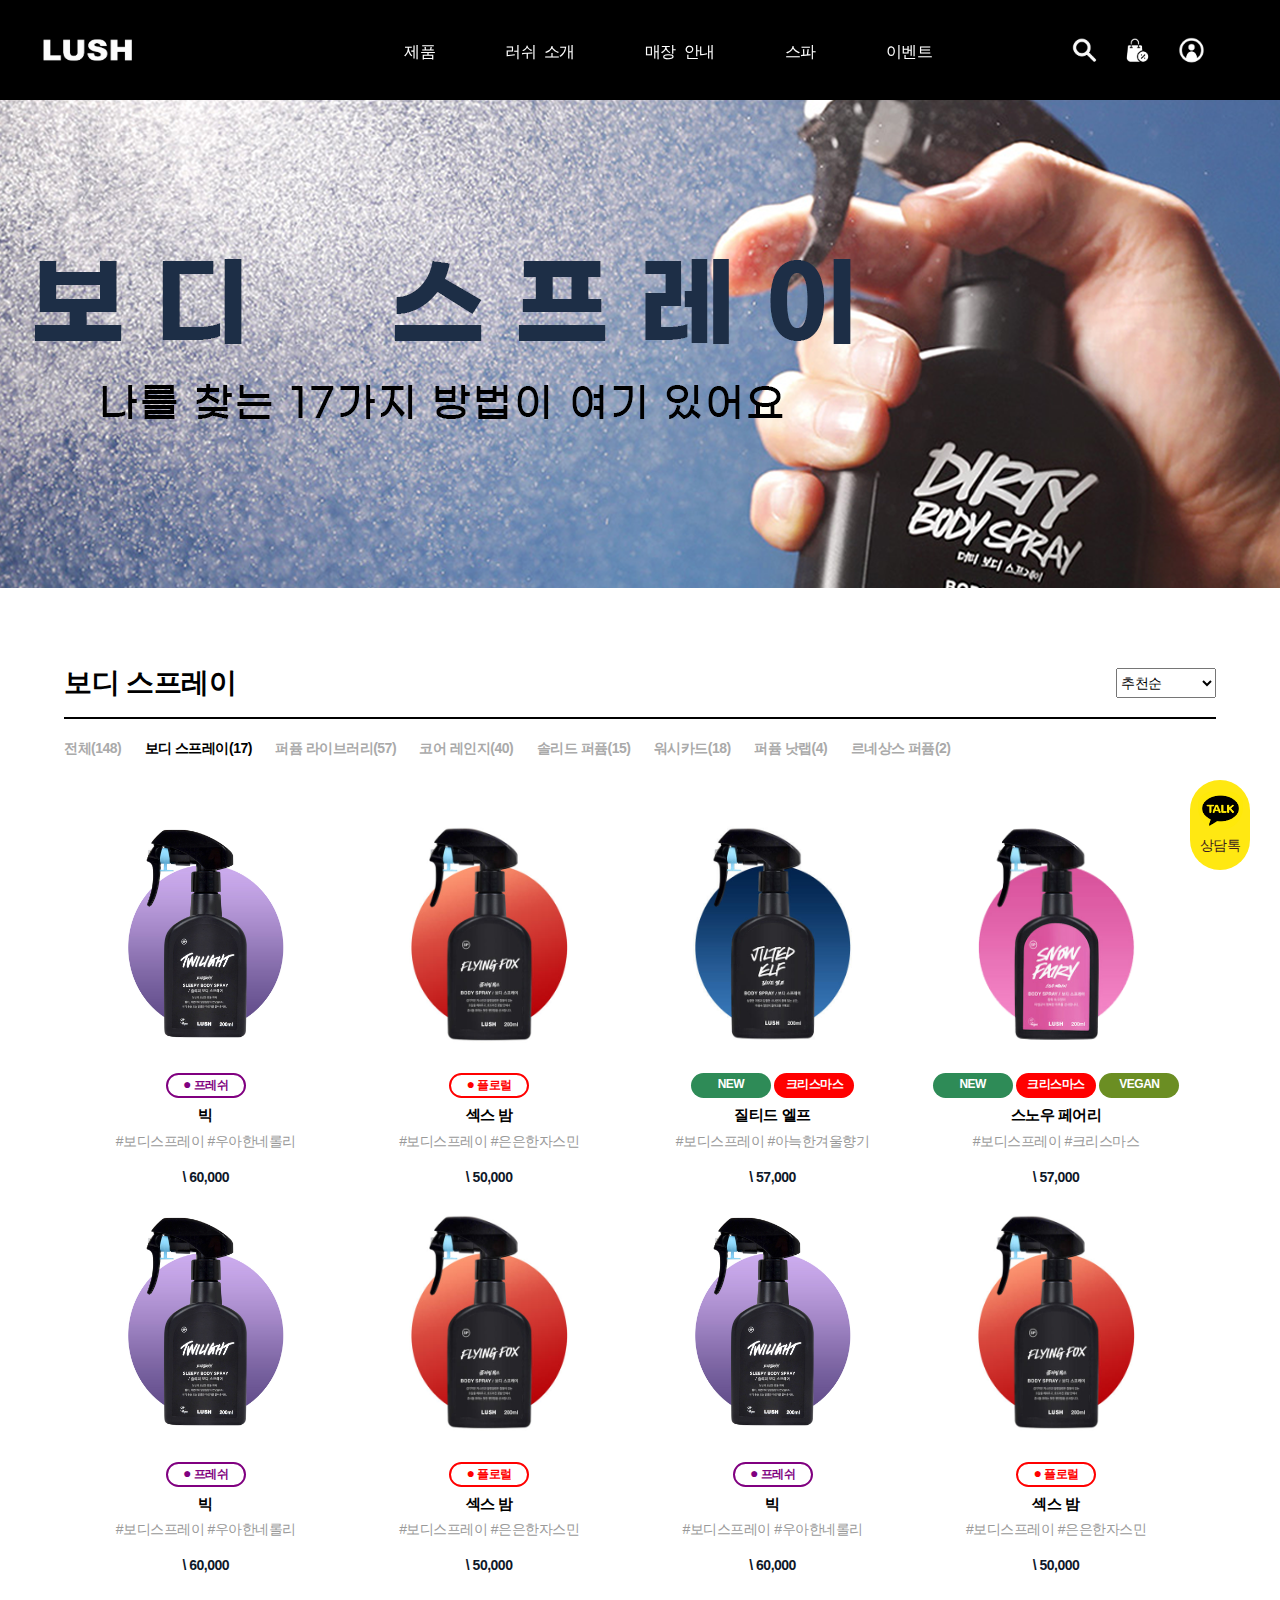
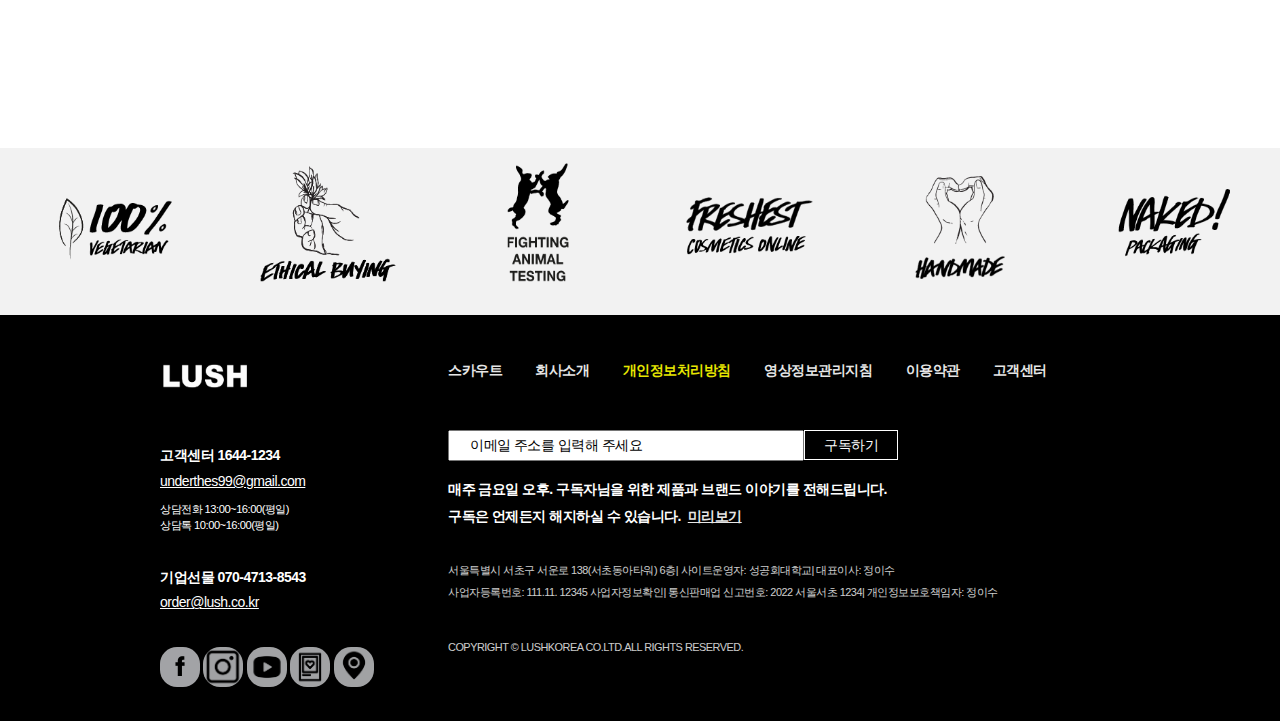
<file: index.html>
<!DOCTYPE html>
<html lang="en">
<head>
    <meta charset="UTF-8">
    <meta http-equiv="X-UA-Compatible" content="IE=edge">
    <meta name="viewport" content="width=device-width, initial-scale=1.0">
    <title>LUSH</title>
    <link href="style.css" rel="stylesheet" type="text/css">
</head>
<body>
<!--상단 헤더-->
<div id="headers"></div>
<!--상단 이미지-->
<section id="main_image">
    <div style="height: 500px; background: url(./img/spray.jpg.png) no-repeat 50% 0;"></div>
</section>
<!--상담톡-->
<aside>
        <div id="side">
            <div>
            <img src="./img/talk.png">
            </div>
            <span>
            상담톡
            </span>
        </div>
	</aside>
<!--상품 내용-->
    <section id="main">
        <div id="main_top">
		<h1>보디 스프레이</h1>
        <select class="produc_option">
            <option>추천순</option>
        </select>
        </div>
        <div id="category">
            <ul>
                <li>전체(148)</li>
                <li style="font-weight: bold; color: black;">보디 스프레이(17)</li>
                <li>퍼퓸 라이브러리(57)</li>
                <li>코어 레인지(40)</li>
                <li>솔리드 퍼퓸(15)</li>
                <li>워시카드(18)</li>
                <li>퍼퓸 낫랩(4)</li>
                <li>르네상스 퍼퓸(2)</li>
            </ul>
        </div>
        <div id="box">
            <div class="prodBox">
                <div>
                    <img src="./img/spray1.jpg" alt="상품">
                </div>
                <p class="prodInfo n1"><span style="font-size: 14px;">&#9679;</span> 프레쉬</p>
                <h4>빅</h4>
                <p>#보디스프레이 #우아한네롤리</p>
                <h3>\ 60,000</h3>
            </div>
            <div class="prodBox">
                <div>
                    <img src="./img/spray2.jpg" alt="상품">
                </div>
                <p class="prodInfo n2"><span style="font-size: 14px;">&#9679;</span> 플로럴</p>
                <h4>섹스 밤</h4>
                <p>#보디스프레이 #은은한자스민</p>
                <h3>\ 50,000</h3>
            </div>
            <div class="prodBox">
                <div>
                    <img src="./img/spray3.jpg" alt="상품">
                </div>
                <p class="prodInfo s1"> NEW</p>
                <p class="prodInfo s2"> 크리스마스</p>
                <h4>질티드 엘프</h4>
                <p>#보디스프레이 #아늑한겨울향기</p>
                <h3>\ 57,000</h3>
            </div>
            <div class="prodBox">
                <div>
                    <img src="./img/spray4.png" alt="상품">
                </div>
                <p class="prodInfo s1"> NEW</p>
                <p class="prodInfo s2"> 크리스마스</p>
                <p class="prodInfo s3">VEGAN</p>
                <h4>스노우 페어리</h4>
                <p>#보디스프레이 #크리스마스</p>
                <h3>\ 57,000</h3>
            </div>
            <div class="prodBox">
                <div>
                    <img src="./img/spray1.jpg" alt="상품">
                </div>
                <p class="prodInfo n1"><span style="font-size: 14px;">&#9679;</span> 프레쉬</p>
                <h4>빅</h4>
                <p>#보디스프레이 #우아한네롤리</p>
                <h3>\ 60,000</h3>
            </div>
            <div class="prodBox">
                <div>
                    <img src="./img/spray2.jpg" alt="상품">
                </div>
                <p class="prodInfo n2"><span style="font-size: 14px;">&#9679;</span> 플로럴</p>
                <h4>섹스 밤</h4>
                <p>#보디스프레이 #은은한자스민</p>
                <h3>\ 50,000</h3>
            </div>            <div class="prodBox">
                <div>
                    <img src="./img/spray1.jpg" alt="상품">
                </div>
                <p class="prodInfo n1"><span style="font-size: 14px;">&#9679;</span> 프레쉬</p>
                <h4>빅</h4>
                <p>#보디스프레이 #우아한네롤리</p>
                <h3>\ 60,000</h3>
            </div>
            <div class="prodBox">
                <div>
                    <img src="./img/spray2.jpg" alt="상품">
                </div>
                <p class="prodInfo n2"><span style="font-size: 14px;">&#9679;</span> 플로럴</p>
                <h4>섹스 밤</h4>
                <p>#보디스프레이 #은은한자스민</p>
                <h3>\ 50,000</h3>
            </div>
        </div>
    </section>
<!--footer-->
<div id="footers"></div>

<!--script-->
<script src="//code.jquery.com/jquery-1.11.0.min.js"></script>
<script type="text/javascript">
    $(document).ready( function() {
        $("#headers").load("./common/header.html");
        $("#footers").load("./common/footer.html");
    });
</script>
</body>
</html>
</file>
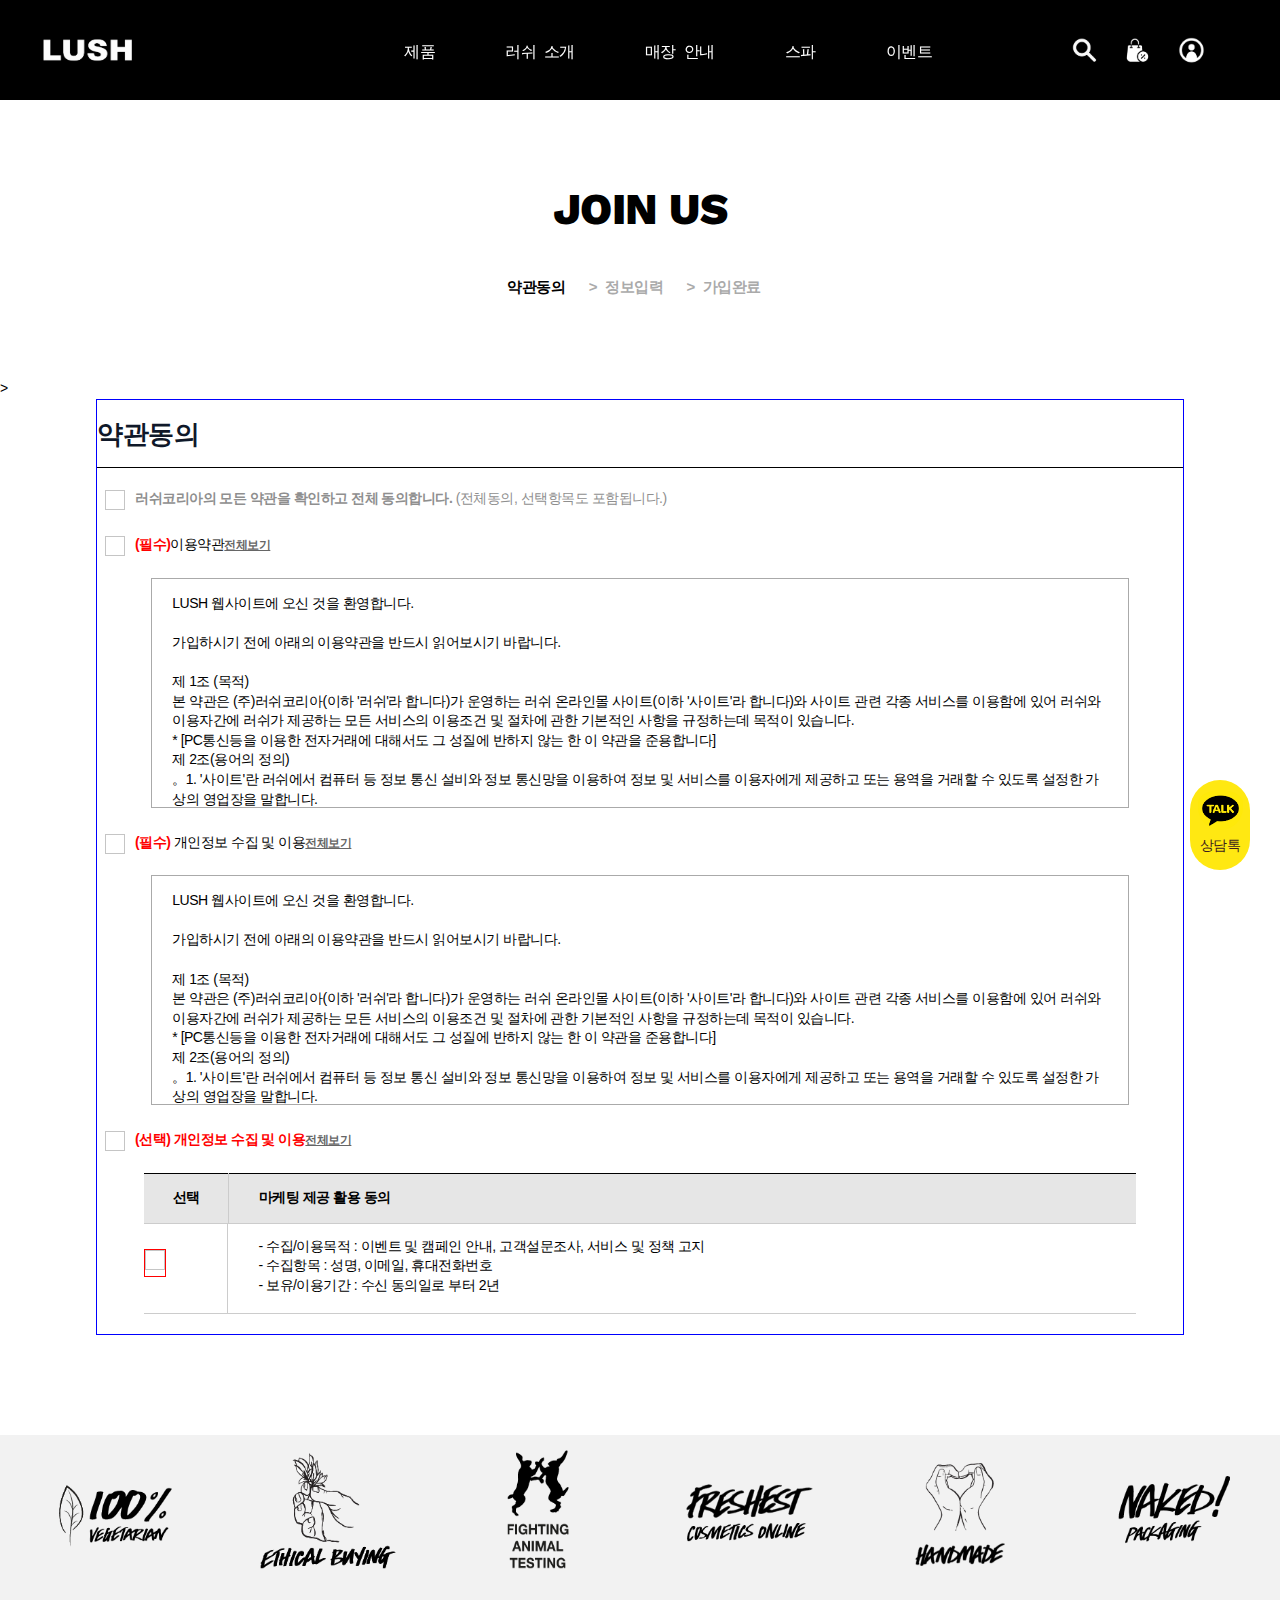
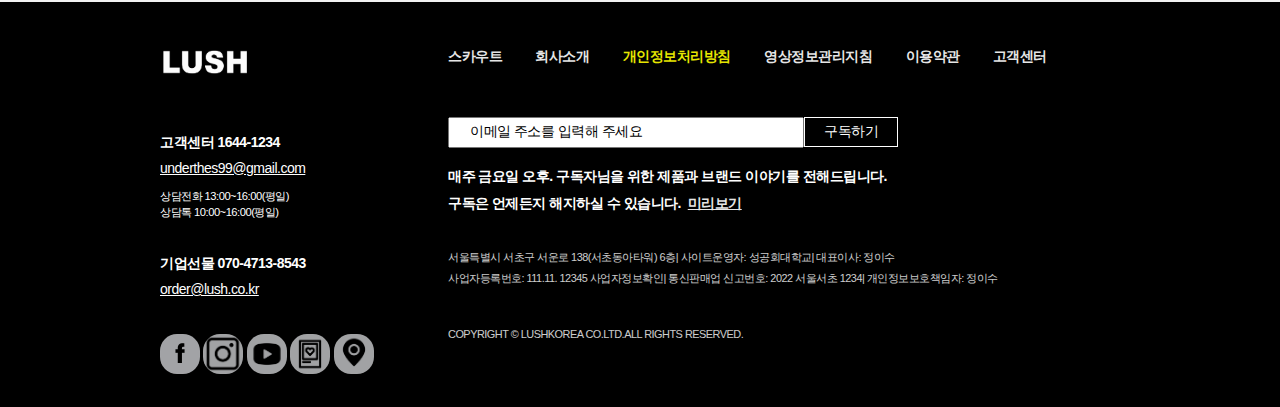
<file: agree_term.html>
<!DOCTYPE html>
<html lang="en">
<head>
    <meta charset="UTF-8">
    <meta http-equiv="X-UA-Compatible" content="IE=edge">
    <meta name="viewport" content="width=device-width, initial-scale=1.0">
    <title>러쉬코리아(LUSH KOREA)</title>
    <link rel="stylesheet" href="style.css">
</head>
<body>
<!--상단 헤더-->
<div id="headers"></div>
<!--사이드바-->
<aside>
    <div id="side">
        <div>
        <img src="./img/talk.png">
        </div>
        <span>
        상담톡
        </span>
    </div>
</aside>
<!--내용-->
<div id="joinTop"></div>
<!--회원가입 정보입력-->
<section id="joinInput" style="border: 1px solid blue;">
    <h3>약관동의</h3>
<form>
    <p id="all-agree">
        <input type="checkbox" class="checkbox" id="allAgree" value="n"> 
        <label for="allAgree" class="off">
        <strong>러쉬코리아의 모든 약관을 확인하고 전체 동의합니다.</strong>
            (전체동의, 선택항목도 포함됩니다.)
        </label>
    </p>
    <p class="totalCk" id="agree1">
        <input type="checkbox" class="checkbox" id="agreeP1" value="n"> 
        <label for="agreeP1" class="off">
        <strong>(필수)</strong><span>이용약관</span><a href="fullTerm1.html" target="_blanket">전체보기</a>
        </label>
        <div class="aboutTerms">LUSH 웹사이트에 오신 것을 환영합니다.
            <br><br>
            가입하시기 전에 아래의 이용약관을 반드시 읽어보시기 바랍니다.
            <br><br>
            제 1조 (목적)<br>
            본 약관은 (주)러쉬코리아(이하 '러쉬'라 합니다)가 운영하는 러쉬 온라인몰 사이트(이하 '사이트'라 합니다)와 사이트 관련 각종 서비스를 이용함에 있어 러쉬와 이용자간에 러쉬가 제공하는 모든 서비스의 이용조건 및 절차에 관한 기본적인 사항을 규정하는데 목적이 있습니다.
            <br>
            * [PC통신등을 이용한 전자거래에 대해서도 그 성질에 반하지 않는 한 이 약관을 준용합니다]
            <br>
            제 2조(용어의 정의)<br>
            。1. '사이트'란 러쉬에서 컴퓨터 등 정보 통신 설비와 정보 통신망을 이용하여 정보 및 서비스를 이용자에게 제공하고 또는 용역을 거래할 수 있도록 설정한 가상의 영업장을 말합니다.
            <br>
            。1. '사이트'란 러쉬에서 컴퓨터 등 정보 통신 설비와 정보 통신망을 이용하여 정보 및 서비스를 이용자에게 제공하고 또는 용역을 거래할 수 있도록 설정한 가상의 영업장을 말합니다.
            <br>
            。1. '사이트'란 러쉬에서 컴퓨터 등 정보 통신 설비와 정보 통신망을 이용하여 정보 및 서비스를 이용자에게 제공하고 또는 용역을 거래할 수 있도록 설정한 가상의 영업장을 말합니다.
            <br>
            。1. '사이트'란 러쉬에서 컴퓨터 등 정보 통신 설비와 정보 통신망을 이용하여 정보 및 서비스를 이용자에게 제공하고 또는 용역을 거래할 수 있도록 설정한 가상의 영업장을 말합니다.
            <br>
            </div>
    </p>    
    <p class="totalCk" id="agree2">
        <input type="checkbox" class="checkbox" id="agreeP2" value="n"> 
        <label for="agreeP2" class="off">
        <strong>(필수)</strong><span> 개인정보 수집 및 이용</span><a href="fullTerm1.html" target="_blanket">전체보기</a>
        </label>
        <div class="aboutTerms">LUSH 웹사이트에 오신 것을 환영합니다.
            <br><br>
            가입하시기 전에 아래의 이용약관을 반드시 읽어보시기 바랍니다.
            <br><br>
            제 1조 (목적)<br>
            본 약관은 (주)러쉬코리아(이하 '러쉬'라 합니다)가 운영하는 러쉬 온라인몰 사이트(이하 '사이트'라 합니다)와 사이트 관련 각종 서비스를 이용함에 있어 러쉬와 이용자간에 러쉬가 제공하는 모든 서비스의 이용조건 및 절차에 관한 기본적인 사항을 규정하는데 목적이 있습니다.
            <br>
            * [PC통신등을 이용한 전자거래에 대해서도 그 성질에 반하지 않는 한 이 약관을 준용합니다]
            <br>
            제 2조(용어의 정의)<br>
            。1. '사이트'란 러쉬에서 컴퓨터 등 정보 통신 설비와 정보 통신망을 이용하여 정보 및 서비스를 이용자에게 제공하고 또는 용역을 거래할 수 있도록 설정한 가상의 영업장을 말합니다.
            <br>
            。1. '사이트'란 러쉬에서 컴퓨터 등 정보 통신 설비와 정보 통신망을 이용하여 정보 및 서비스를 이용자에게 제공하고 또는 용역을 거래할 수 있도록 설정한 가상의 영업장을 말합니다.
            <br>
            。1. '사이트'란 러쉬에서 컴퓨터 등 정보 통신 설비와 정보 통신망을 이용하여 정보 및 서비스를 이용자에게 제공하고 또는 용역을 거래할 수 있도록 설정한 가상의 영업장을 말합니다.
            <br>
            。1. '사이트'란 러쉬에서 컴퓨터 등 정보 통신 설비와 정보 통신망을 이용하여 정보 및 서비스를 이용자에게 제공하고 또는 용역을 거래할 수 있도록 설정한 가상의 영업장을 말합니다.
            <br>
        </div>
    </p>
    <p class="totalCk" id="agree3">
        <input type="checkbox" class="checkbox" id="agreeP3" value="n"> 
        <label for="agreeP3" class="off">
        <strong><span>(선택)</span> 개인정보 수집 및 이용</strong><a href="fullTerm1.html" target="_blanket">전체보기</a>
        </label>
        <div id="t-container">
        <table class="thead">
                <tr>
                    <td>선택</td>
                    <td>마케팅 제공 활용 동의</td>
                </tr>
        </table>
        <div id="tableScroll">
                    <div class="tb-left" id="agree4">
                        <input type="checkbox" class="checkbox" id="agreeP4" value="n"> 
                        <label for="agreeP4" class="off">
                    </div>
                    <div class="tb-right">
                        <p>- 수집/이용목적 : 이벤트 및 캠페인 안내, 고객설문조사, 서비스 및 정책 고지</p>
                        <p>- 수집항목 : 성명, 이메일, 휴대전화번호</p>
                        <p>- 보유/이용기간 : 수신 동의일로 부터 2년</p><br>
                        <p>상시 수집 동의에 거부할 권리가 있으나, 거부할 경우 당사의 각종 고객 서비스 및 혜택, 각종 행사 참여 안내 등 고객에 대한 편의 및 서비스 이용에 제약이 있을 수 있습니다.</p>
                    </div>
                </div>
            </div>
    </p>
</form>
</section>
<!--푸터-->
<div id="footers"></div>
<!--script-->
<script src="//code.jquery.com/jquery-1.11.0.min.js"></script>
<script type="text/javascript">
    $(document).ready( function() {
        $("#headers").load("./common/header.html");
        $("#joinTop").load("./common/joinTop.html");
        $("#footers").load("./common/footer.html");
    });
</script>
<script src="./js/agree-term.js"></script>
</body>
</html>
</file>
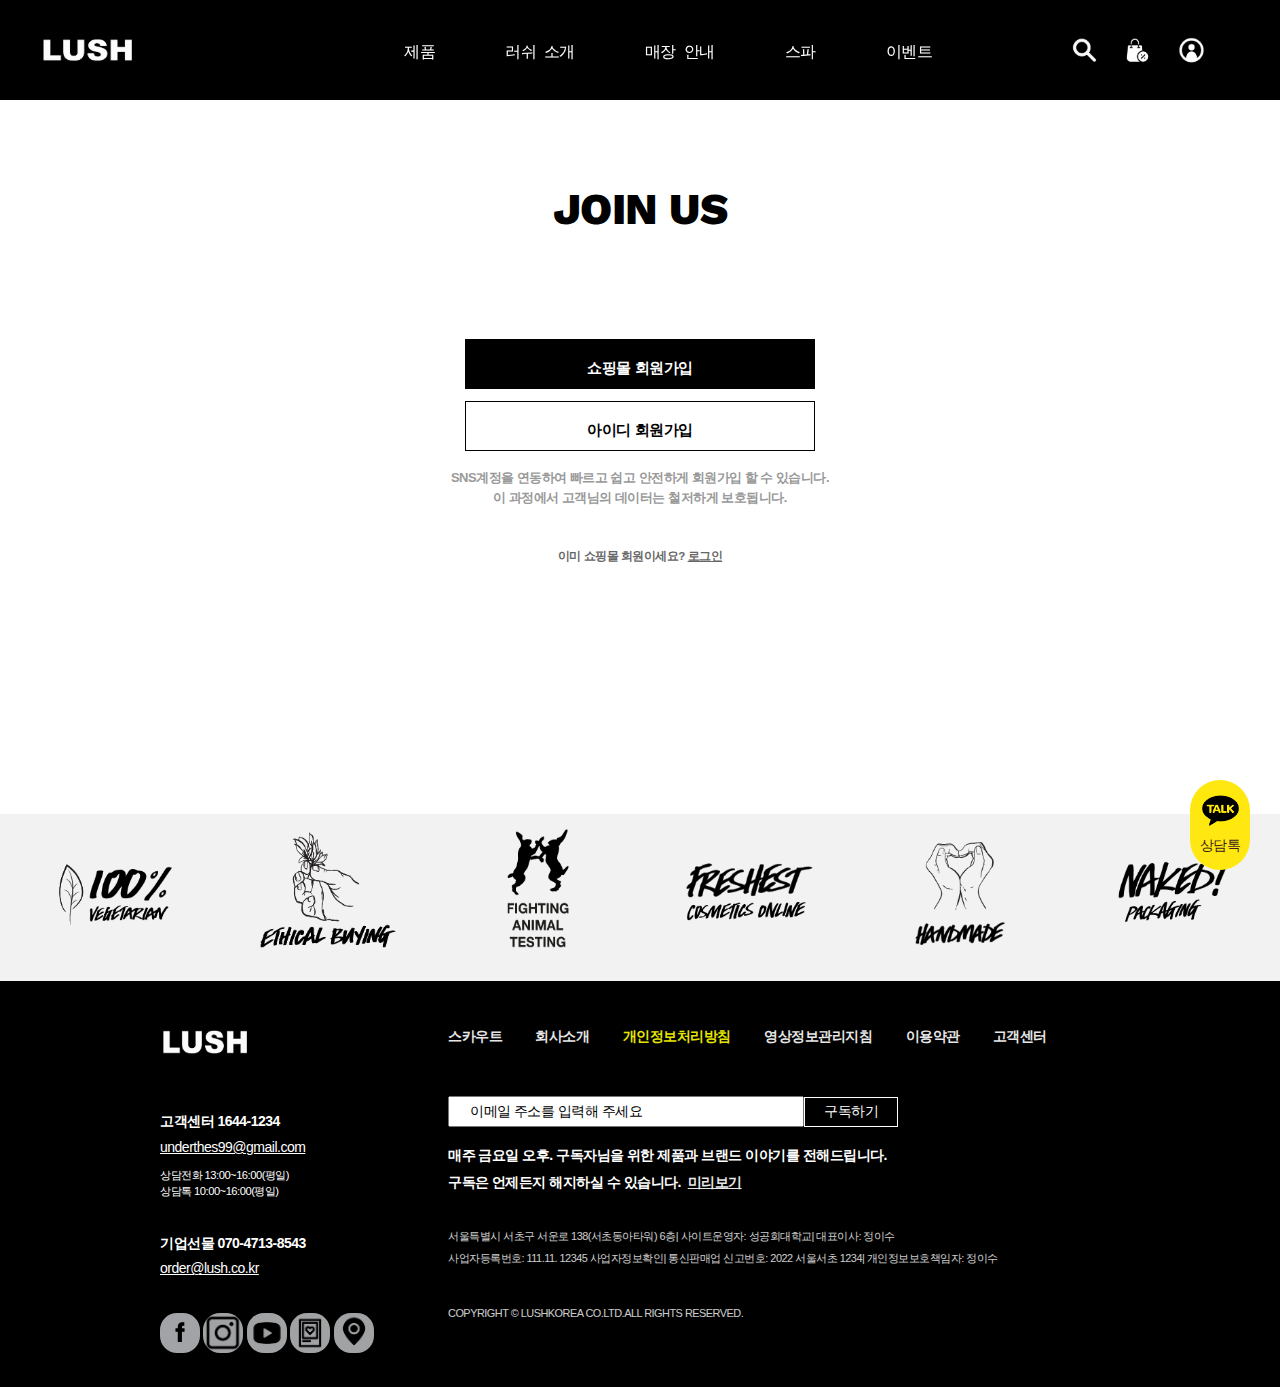
<file: choseJoin.html>
<!DOCTYPE html>
<html lang="en">
<head>
    <meta charset="UTF-8">
    <meta http-equiv="X-UA-Compatible" content="IE=edge">
    <meta name="viewport" content="width=device-width, initial-scale=1.0">
    <title>러쉬코리아(LUSH KOREA) </title>
    <link rel="stylesheet" href="style.css">
</head>
<body>
<!--상단 헤더-->
<div id="headers"></div>
<!--사이드바-->
<aside>
    <div id="side">
        <div>
        <img src="./img/talk.png">
        </div>
        <span>
        상담톡
        </span>
    </div>
</aside>
<!--내용-->
<!--회원가입 상단 공통 내용-->
<section class="joinRoot choose">
    <div class="common_join" id="p-unMargin">
        <p>JOIN US</p>
        </ul>
    </div>
</section>
<!--회원가입 유형 선택-->
<section id="choose-type">
    <div id="wrap-sns">
        <div class="sns-login"><a href="agree_term.html">쇼핑몰 회원가입</a></div>
        <div class="sns-login nv"><a href="#">아이디 회원가입</a></div>
        <p class="caution">SNS계정을 연동하여 빠르고 쉽고 안전하게 회원가입 할 수 있습니다.<br> 이 과정에서 고객님의 데이터는 철저하게 보호됩니다.</p>
        <div id="wrap-caution">
        <p>이미 쇼핑몰 회원이세요? <a href="userLogin.html">로그인</a></p>
        </div>
    </div>
</section>
<!--푸터-->
<div id="footers"></div>

<!--script-->
<script src="//code.jquery.com/jquery-1.11.0.min.js"></script>
<script type="text/javascript">
    $(document).ready( function() {
        $("#headers").load("./common/header.html");
        $("#footers").load("./common/footer.html");
    });
</script>
</body>
</html>
</file>
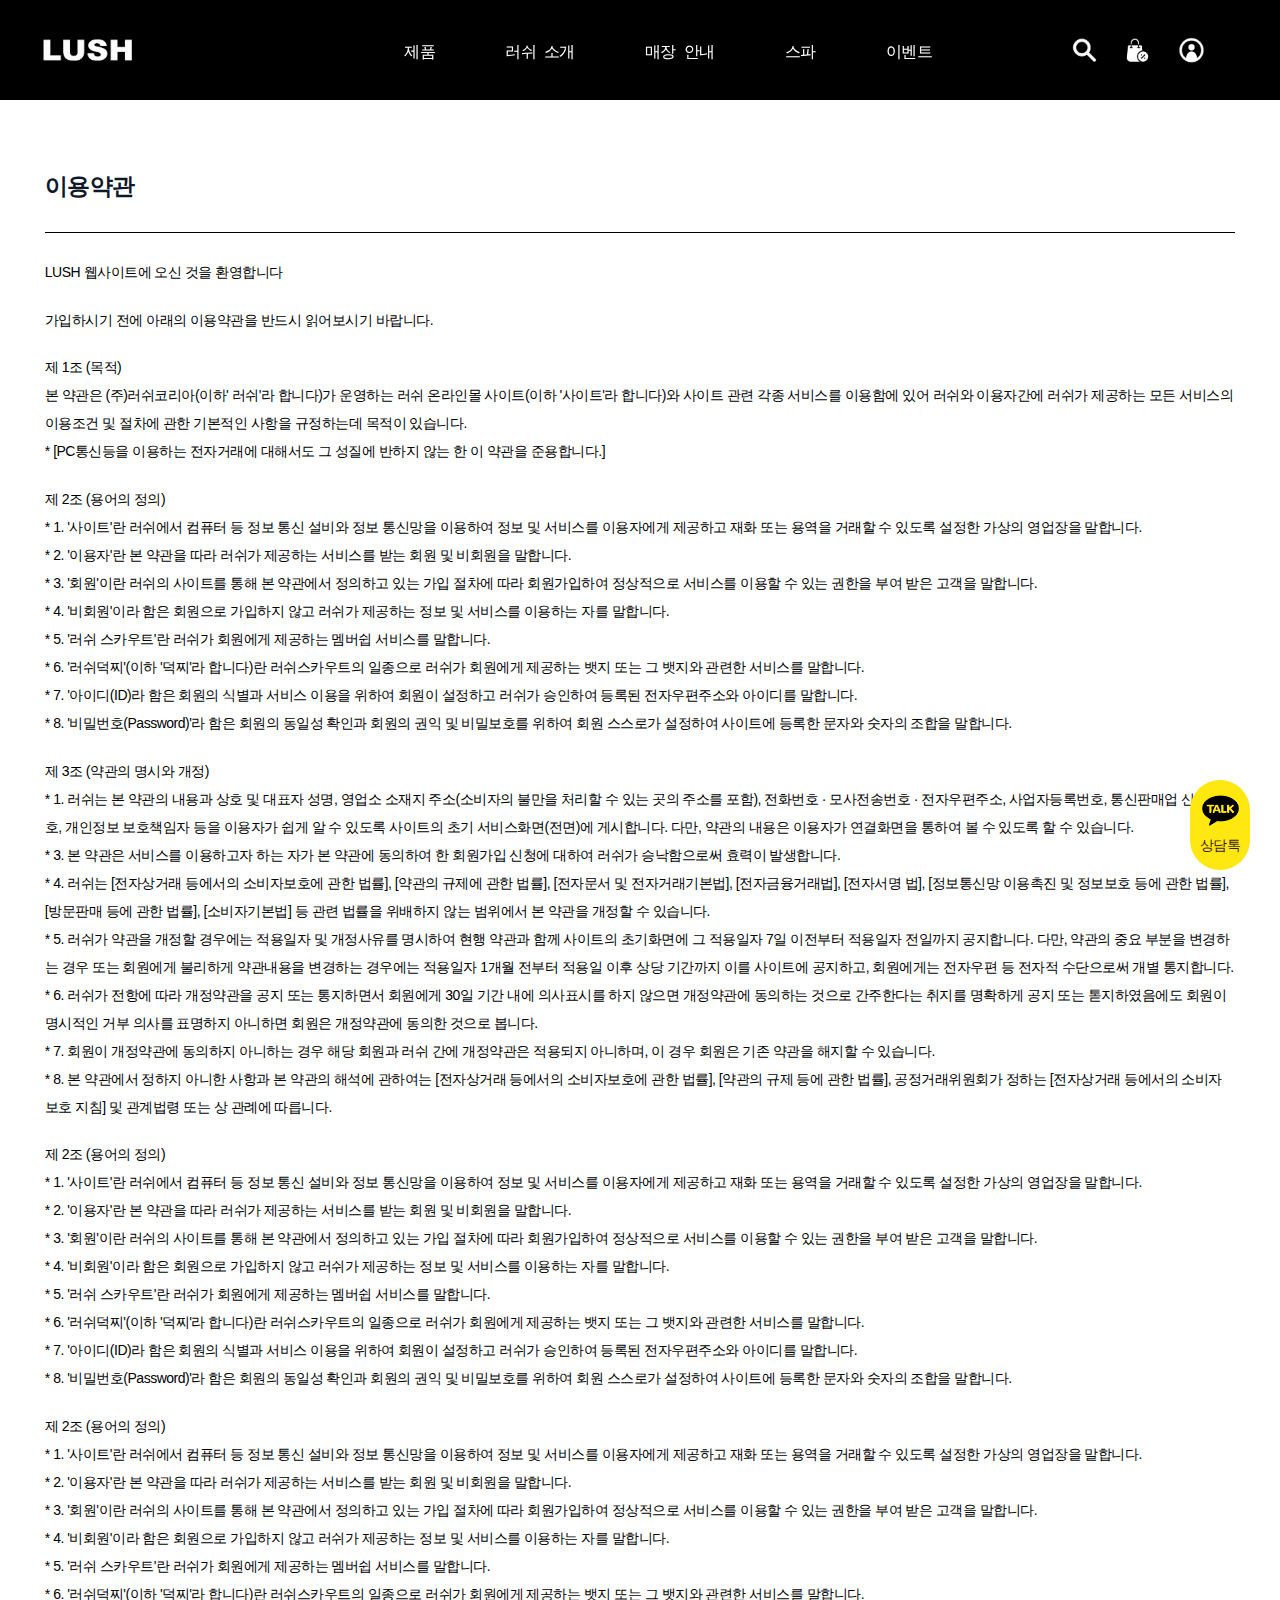
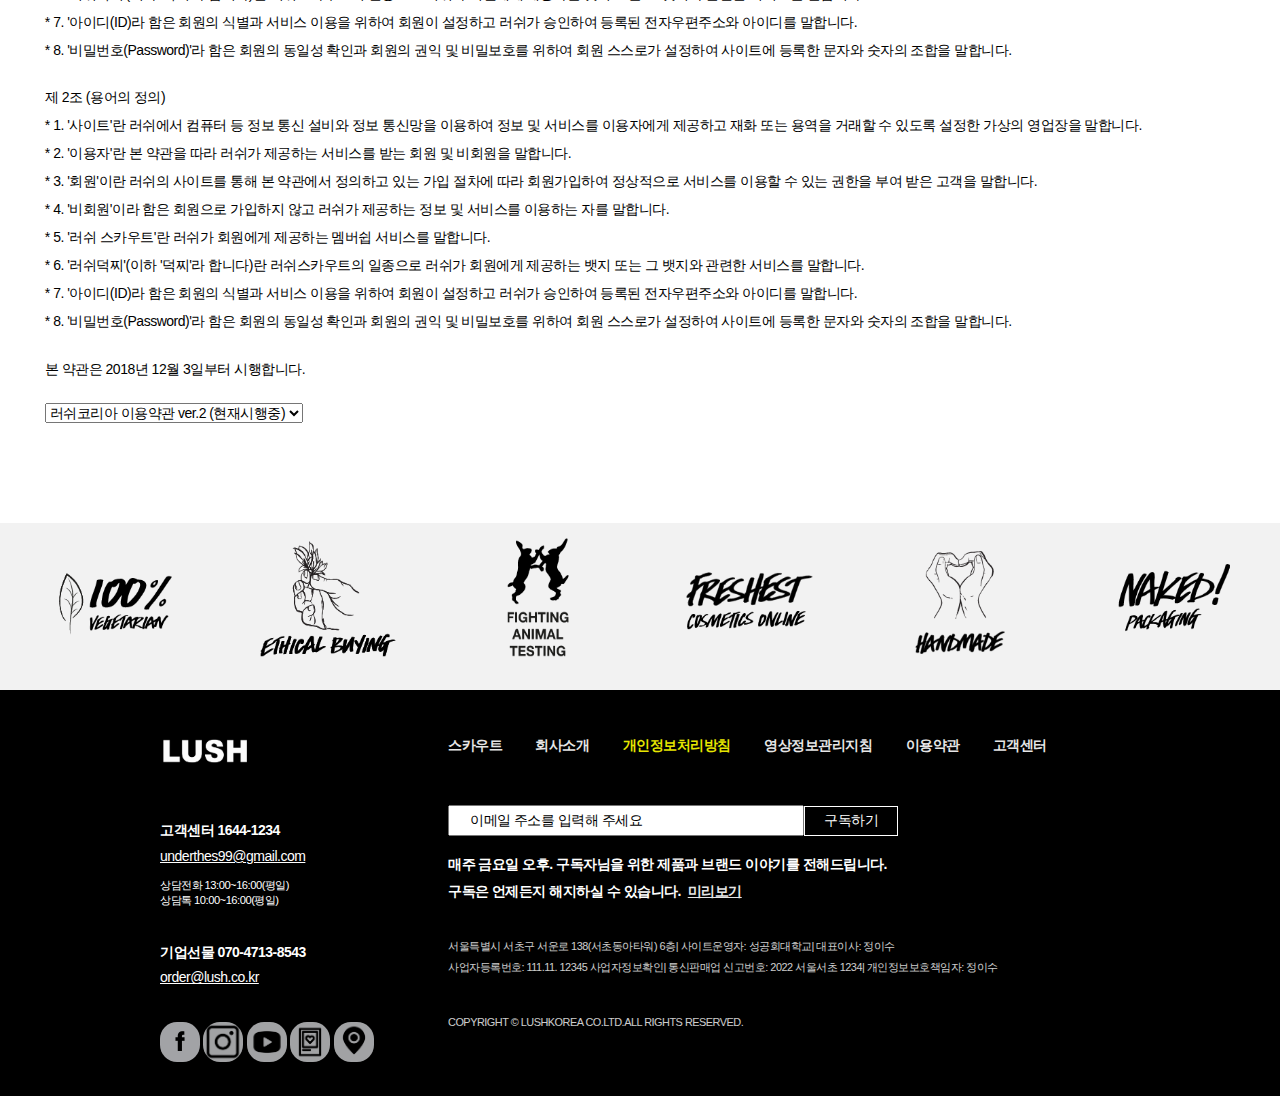
<file: fullTerm1.html>
<!DOCTYPE html>
<html lang="en">
<head>
    <meta charset="UTF-8">
    <meta http-equiv="X-UA-Compatible" content="IE=edge">
    <meta name="viewport" content="width=device-width, initial-scale=1.0">
    <title>러쉬코리아(LUSH KOREA)</title>
    <link rel="stylesheet" href="style.css">
</head>
<body>
    <!--상단 헤더-->
<div id="headers"></div>
<!--사이드바-->
<aside>
    <div id="side">
        <div>
        <img src="./img/talk.png">
        </div>
        <span>
        상담톡
        </span>
    </div>
</aside>
<!--이용 약관 전체 보기-->
<section id="fullTerm">
    <div id="title"><h3>이용약관</h3>
        <p>LUSH 웹사이트에 오신 것을 환영합니다</p>
        <br>
        <p>가입하시기 전에 아래의 이용약관을 반드시 읽어보시기 바랍니다.</p>
        <br>
        <p>제 1조 (목적)</p>
        <p>본 약관은 (주)러쉬코리아(이하' 러쉬'라 합니다)가 운영하는 러쉬 온라인몰 사이트(이하 '사이트'라 합니다)와 사이트 관련 각종 서비스를 이용함에 있어 러쉬와 이용자간에 러쉬가 제공하는 모든 서비스의 이용조건 및 절차에 관한 기본적인 사항을 규정하는데 목적이 있습니다.</p>
        <p>* [PC통신등을 이용하는 전자거래에 대해서도 그 성질에 반하지 않는 한 이 약관을 준용합니다.]</p>
        <br>
        <p>제 2조 (용어의 정의)</p>
        <p>* 1. '사이트'란 러쉬에서 컴퓨터 등 정보 통신 설비와 정보 통신망을 이용하여 정보 및 서비스를 이용자에게 제공하고 재화 또는 용역을 거래할 수 있도록 설정한 가상의 영업장을 말합니다.</p>
        <p>* 2. '이용자'란 본 약관을 따라 러쉬가 제공하는 서비스를 받는 회원 및 비회원을 말합니다.</p>
        <p>* 3. '회원'이란 러쉬의 사이트를 통해 본 약관에서 정의하고 있는 가입 절차에 따라 회원가입하여 정상적으로 서비스를 이용할 수 있는 권한을 부여 받은 고객을 말합니다.</p>
        <p>* 4. '비회원'이라 함은 회원으로 가입하지 않고 러쉬가 제공하는 정보 및 서비스를 이용하는 자를 말합니다.</p>
        <p>* 5. '러쉬 스카우트'란 러쉬가 회원에게 제공하는 멤버쉽 서비스를 말합니다.</p>
        <p>* 6. '러쉬덕찌'(이하 '덕찌'라 합니다)란 러쉬스카우트의 일종으로 러쉬가 회원에게 제공하는 뱃지 또는 그 뱃지와 관련한 서비스를 말합니다.</p>
        <p>* 7. '아이디(ID)라 함은 회원의 식별과 서비스 이용을 위하여 회원이 설정하고 러쉬가 승인하여 등록된 전자우편주소와 아이디를 말합니다.</p>
        <p>* 8. '비밀번호(Password)'라 함은 회원의 동일성 확인과 회원의 권익 및 비밀보호를 위하여 회원 스스로가 설정하여 사이트에 등록한 문자와 숫자의 조합을 말합니다.</p>
        <br>
        <p>제 3조 (약관의 명시와 개정)</p>
        <p>* 1. 러쉬는 본 약관의 내용과 상호 및 대표자 성명, 영업소 소재지 주소(소비자의 불만을 처리할 수 있는 곳의 주소를 포함), 전화번호 &#183; 모사전송번호 &#183; 전자우편주소, 사업자등록번호, 통신판매업 신고번호, 개인정보 보호책임자 등을 이용자가 쉽게 알 수 있도록 사이트의 초기 서비스화면(전면)에 게시합니다. 다만, 약관의 내용은 이용자가 연결화면을 통하여 볼 수 있도록 할 수 있습니다.</p>
        <p>* 3. 본 약관은 서비스를 이용하고자 하는 자가 본 약관에 동의하여 한 회원가입 신청에 대하여 러쉬가 승낙함으로써 효력이 발생합니다.</p>
        <p>* 4. 러쉬는 [전자상거래 등에서의 소비자보호에 관한 법률], [약관의 규제에 관한 법률], [전자문서 및 전자거래기본법], [전자금융거래법], [전자서명 법], [정보통신망 이용촉진 및 정보보호 등에 관한 법률], [방문판매 등에 관한 법률], [소비자기본법] 등 관련 법률을 위배하지 않는 범위에서 본 약관을 개정할 수 있습니다.</p>
        <p>* 5. 러쉬가 약관을 개정할 경우에는 적용일자 및 개정사유를 명시하여 현행 약관과 함께 사이트의 초기화면에 그 적용일자 7일 이전부터 적용일자 전일까지 공지합니다. 다만, 약관의 중요 부분을 변경하는 경우 또는 회원에게 불리하게 약관내용을 변경하는 경우에는 적용일자 1개월 전부터 적용일 이후 상당 기간까지 이를 사이트에 공지하고, 회원에게는 전자우편 등 전자적 수단으로써 개별 통지합니다.</p>
        <p>* 6. 러쉬가 전항에 따라 개정약관을 공지 또는 통지하면서 회원에게 30일 기간 내에 의사표시를 하지 않으면 개정약관에 동의하는 것으로 간주한다는 취지를 명확하게 공지 또는 톧지하였음에도 회원이 명시적인 거부 의사를 표명하지 아니하면 회원은 개정약관에 동의한 것으로 봅니다.</p>
        <p>* 7. 회원이 개정약관에 동의하지 아니하는 경우 해당 회원과 러쉬 간에 개정약관은 적용되지 아니하며, 이 경우 회원은 기존 약관을 해지할 수 있습니다.</p>
        <p>* 8. 본 약관에서 정하지 아니한 사항과 본 약관의 해석에 관하여는 [전자상거래 등에서의 소비자보호에 관한 법률], [약관의 규제 등에 관한 법률], 공정거래위원회가 정하는 [전자상거래 등에서의 소비자 보호 지침] 및 관계법령 또는 상 관례에 따릅니다.</p>
        <br>
        <p>제 2조 (용어의 정의)</p>
        <p>* 1. '사이트'란 러쉬에서 컴퓨터 등 정보 통신 설비와 정보 통신망을 이용하여 정보 및 서비스를 이용자에게 제공하고 재화 또는 용역을 거래할 수 있도록 설정한 가상의 영업장을 말합니다.</p>
        <p>* 2. '이용자'란 본 약관을 따라 러쉬가 제공하는 서비스를 받는 회원 및 비회원을 말합니다.</p>
        <p>* 3. '회원'이란 러쉬의 사이트를 통해 본 약관에서 정의하고 있는 가입 절차에 따라 회원가입하여 정상적으로 서비스를 이용할 수 있는 권한을 부여 받은 고객을 말합니다.</p>
        <p>* 4. '비회원'이라 함은 회원으로 가입하지 않고 러쉬가 제공하는 정보 및 서비스를 이용하는 자를 말합니다.</p>
        <p>* 5. '러쉬 스카우트'란 러쉬가 회원에게 제공하는 멤버쉽 서비스를 말합니다.</p>
        <p>* 6. '러쉬덕찌'(이하 '덕찌'라 합니다)란 러쉬스카우트의 일종으로 러쉬가 회원에게 제공하는 뱃지 또는 그 뱃지와 관련한 서비스를 말합니다.</p>
        <p>* 7. '아이디(ID)라 함은 회원의 식별과 서비스 이용을 위하여 회원이 설정하고 러쉬가 승인하여 등록된 전자우편주소와 아이디를 말합니다.</p>
        <p>* 8. '비밀번호(Password)'라 함은 회원의 동일성 확인과 회원의 권익 및 비밀보호를 위하여 회원 스스로가 설정하여 사이트에 등록한 문자와 숫자의 조합을 말합니다.</p>
        <br>
        <p>제 2조 (용어의 정의)</p>
        <p>* 1. '사이트'란 러쉬에서 컴퓨터 등 정보 통신 설비와 정보 통신망을 이용하여 정보 및 서비스를 이용자에게 제공하고 재화 또는 용역을 거래할 수 있도록 설정한 가상의 영업장을 말합니다.</p>
        <p>* 2. '이용자'란 본 약관을 따라 러쉬가 제공하는 서비스를 받는 회원 및 비회원을 말합니다.</p>
        <p>* 3. '회원'이란 러쉬의 사이트를 통해 본 약관에서 정의하고 있는 가입 절차에 따라 회원가입하여 정상적으로 서비스를 이용할 수 있는 권한을 부여 받은 고객을 말합니다.</p>
        <p>* 4. '비회원'이라 함은 회원으로 가입하지 않고 러쉬가 제공하는 정보 및 서비스를 이용하는 자를 말합니다.</p>
        <p>* 5. '러쉬 스카우트'란 러쉬가 회원에게 제공하는 멤버쉽 서비스를 말합니다.</p>
        <p>* 6. '러쉬덕찌'(이하 '덕찌'라 합니다)란 러쉬스카우트의 일종으로 러쉬가 회원에게 제공하는 뱃지 또는 그 뱃지와 관련한 서비스를 말합니다.</p>
        <p>* 7. '아이디(ID)라 함은 회원의 식별과 서비스 이용을 위하여 회원이 설정하고 러쉬가 승인하여 등록된 전자우편주소와 아이디를 말합니다.</p>
        <p>* 8. '비밀번호(Password)'라 함은 회원의 동일성 확인과 회원의 권익 및 비밀보호를 위하여 회원 스스로가 설정하여 사이트에 등록한 문자와 숫자의 조합을 말합니다.</p>
        <br>
        <p>제 2조 (용어의 정의)</p>
        <p>* 1. '사이트'란 러쉬에서 컴퓨터 등 정보 통신 설비와 정보 통신망을 이용하여 정보 및 서비스를 이용자에게 제공하고 재화 또는 용역을 거래할 수 있도록 설정한 가상의 영업장을 말합니다.</p>
        <p>* 2. '이용자'란 본 약관을 따라 러쉬가 제공하는 서비스를 받는 회원 및 비회원을 말합니다.</p>
        <p>* 3. '회원'이란 러쉬의 사이트를 통해 본 약관에서 정의하고 있는 가입 절차에 따라 회원가입하여 정상적으로 서비스를 이용할 수 있는 권한을 부여 받은 고객을 말합니다.</p>
        <p>* 4. '비회원'이라 함은 회원으로 가입하지 않고 러쉬가 제공하는 정보 및 서비스를 이용하는 자를 말합니다.</p>
        <p>* 5. '러쉬 스카우트'란 러쉬가 회원에게 제공하는 멤버쉽 서비스를 말합니다.</p>
        <p>* 6. '러쉬덕찌'(이하 '덕찌'라 합니다)란 러쉬스카우트의 일종으로 러쉬가 회원에게 제공하는 뱃지 또는 그 뱃지와 관련한 서비스를 말합니다.</p>
        <p>* 7. '아이디(ID)라 함은 회원의 식별과 서비스 이용을 위하여 회원이 설정하고 러쉬가 승인하여 등록된 전자우편주소와 아이디를 말합니다.</p>
        <p>* 8. '비밀번호(Password)'라 함은 회원의 동일성 확인과 회원의 권익 및 비밀보호를 위하여 회원 스스로가 설정하여 사이트에 등록한 문자와 숫자의 조합을 말합니다.</p>
        <br>
        <p>본 약관은 2018년 12월 3일부터 시행합니다.</p>
        <br>
        <select>
            <option>러쉬코리아 이용약관 ver.2 (현재시행중)</option>
            <option>러쉬코리아 이용약관 ver.1</option>
        </select>
    </div>

    <div id="mainText">
</section>
<!--푸터-->
<div id="footers"></div>
<!--script-->
<script src="//code.jquery.com/jquery-1.11.0.min.js"></script>
<script type="text/javascript">
    $(document).ready( function() {
        $("#headers").load("./common/header.html");
        $("#joinTop").load("./common/joinTop.html");
        $("#footers").load("./common/footer.html");
    });
</script>
<script src="./js/agree-term.js"></script>
</body>
</html>
</file>
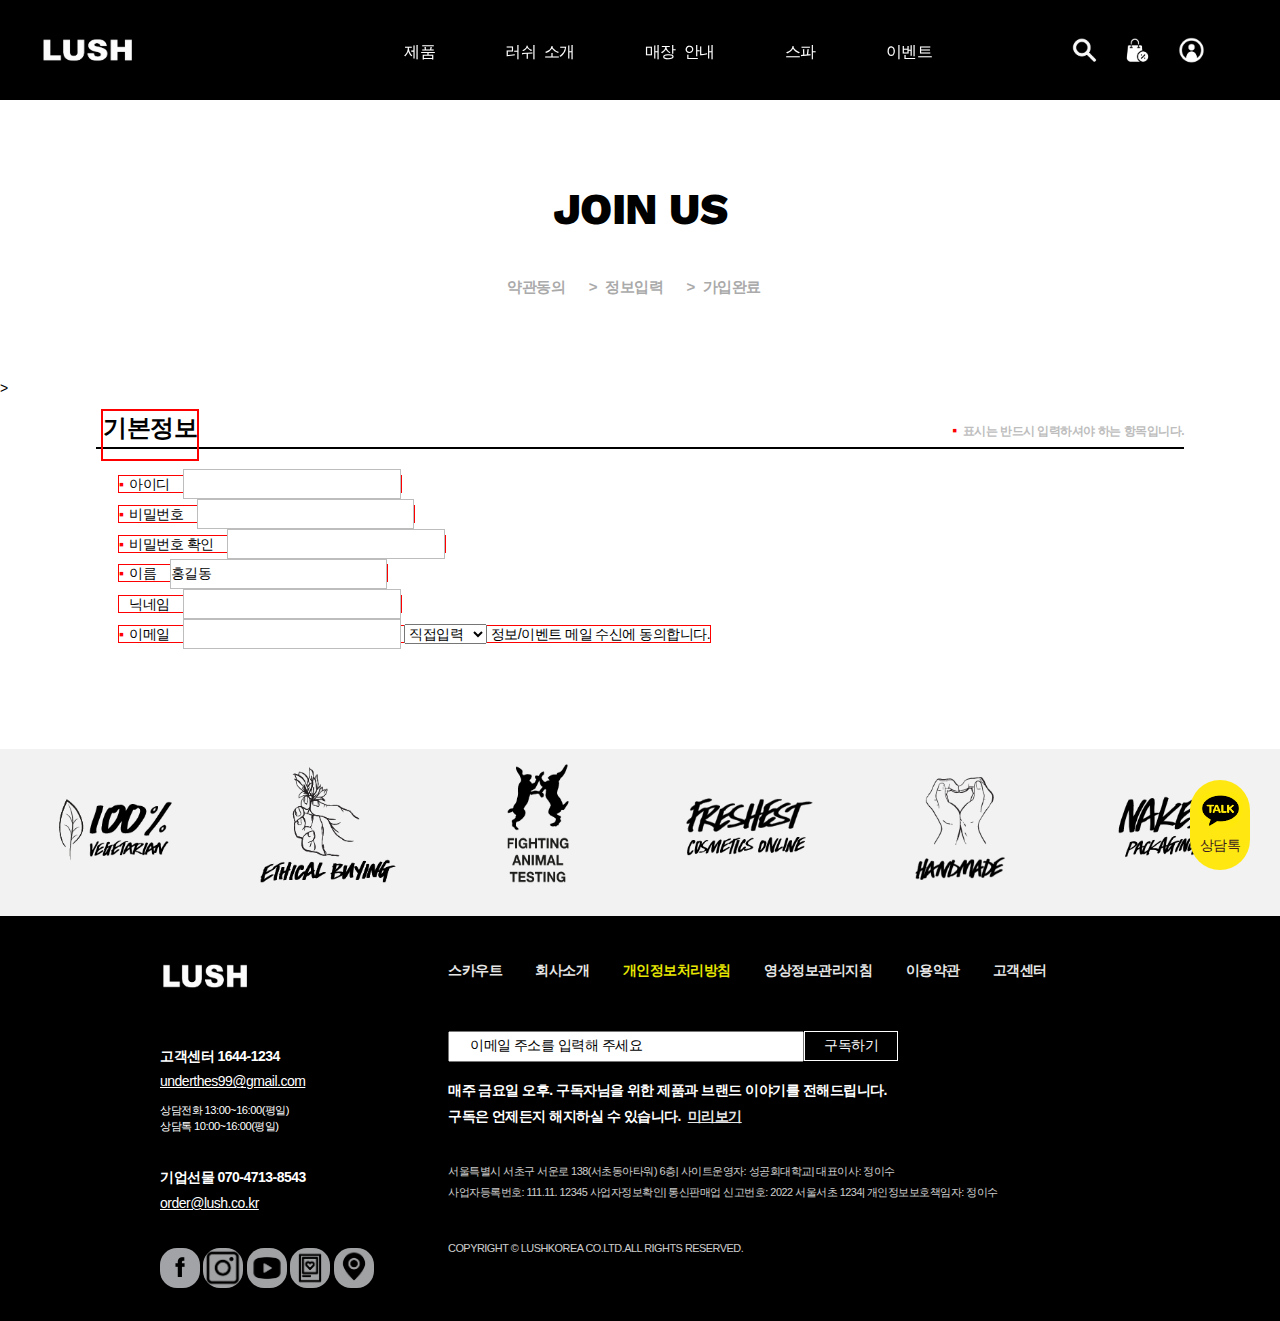
<file: input_join.html>
<!DOCTYPE html>
<html lang="en">
<head>
    <meta charset="UTF-8">
    <meta http-equiv="X-UA-Compatible" content="IE=edge">
    <meta name="viewport" content="width=device-width, initial-scale=1.0">
    <link href="style.css" rel="stylesheet" type="text/css">
    <title>LUSH-JOIN</title>  
    <link rel="preconnect" href="https://fonts.googleapis.com">
<link rel="preconnect" href="https://fonts.gstatic.com" crossorigin>
<link href="https://fonts.googleapis.com/css2?family=Work+Sans:wght@900&display=swap" rel="stylesheet">
</head>
<body>
<!--상단 헤더-->
<div id="headers"></div>
<!--사이드바-->
<aside>
    <div id="side">
        <div>
        <img src="./img/talk.png">
        </div>
        <span>
        상담톡
        </span>
    </div>
</aside>
<!--내용-->
<div id="joinTop"></div>
<!--회원가입 정보입력-->
<section id="joinInput">
    <div id="joinHr">
        <div class="basic_in">기본정보</div>
        <div class="notice_in"><span>&squf;</span>표시는 반드시 입력하셔야 하는 항목입니다.</div>
    </div>
    <form id="makeAcc">
        <label><span>&squf;</span>아이디 <input type="text"></label><br>
        <label><span>&squf;</span>비밀번호 <input type="password"></label><br>
        <label><span>&squf;</span>비밀번호 확인 <input type="password"></label><br>
        <label><span>&squf;</span>이름 <input type="text" value="홍길동"></label><br>
        <label><span style="visibility:hidden;">&squf;</span>닉네임 <input type="text"></label><br>
        <label><span>&squf;</span>이메일 <input type="text">
            <select id="mail_option">
                <option>직접입력</option>
                <option>naver.com</option>
                <option>gmail.com</option>
            </select> <input type="checkbox"> 정보/이벤트 메일 수신에 동의합니다.</label><br>
    </form>
</section>
<!--푸터-->
    <div id="footers"></div>

<!--script-->
<script src="//code.jquery.com/jquery-1.11.0.min.js"></script>
<script type="text/javascript">
    $(document).ready( function() {
        $("#headers").load("./common/header.html");
        $("#joinTop").load("./common/joinTop.html");
        $("#footers").load("./common/footer.html");
    });
</script>
</body>
</html>
</file>
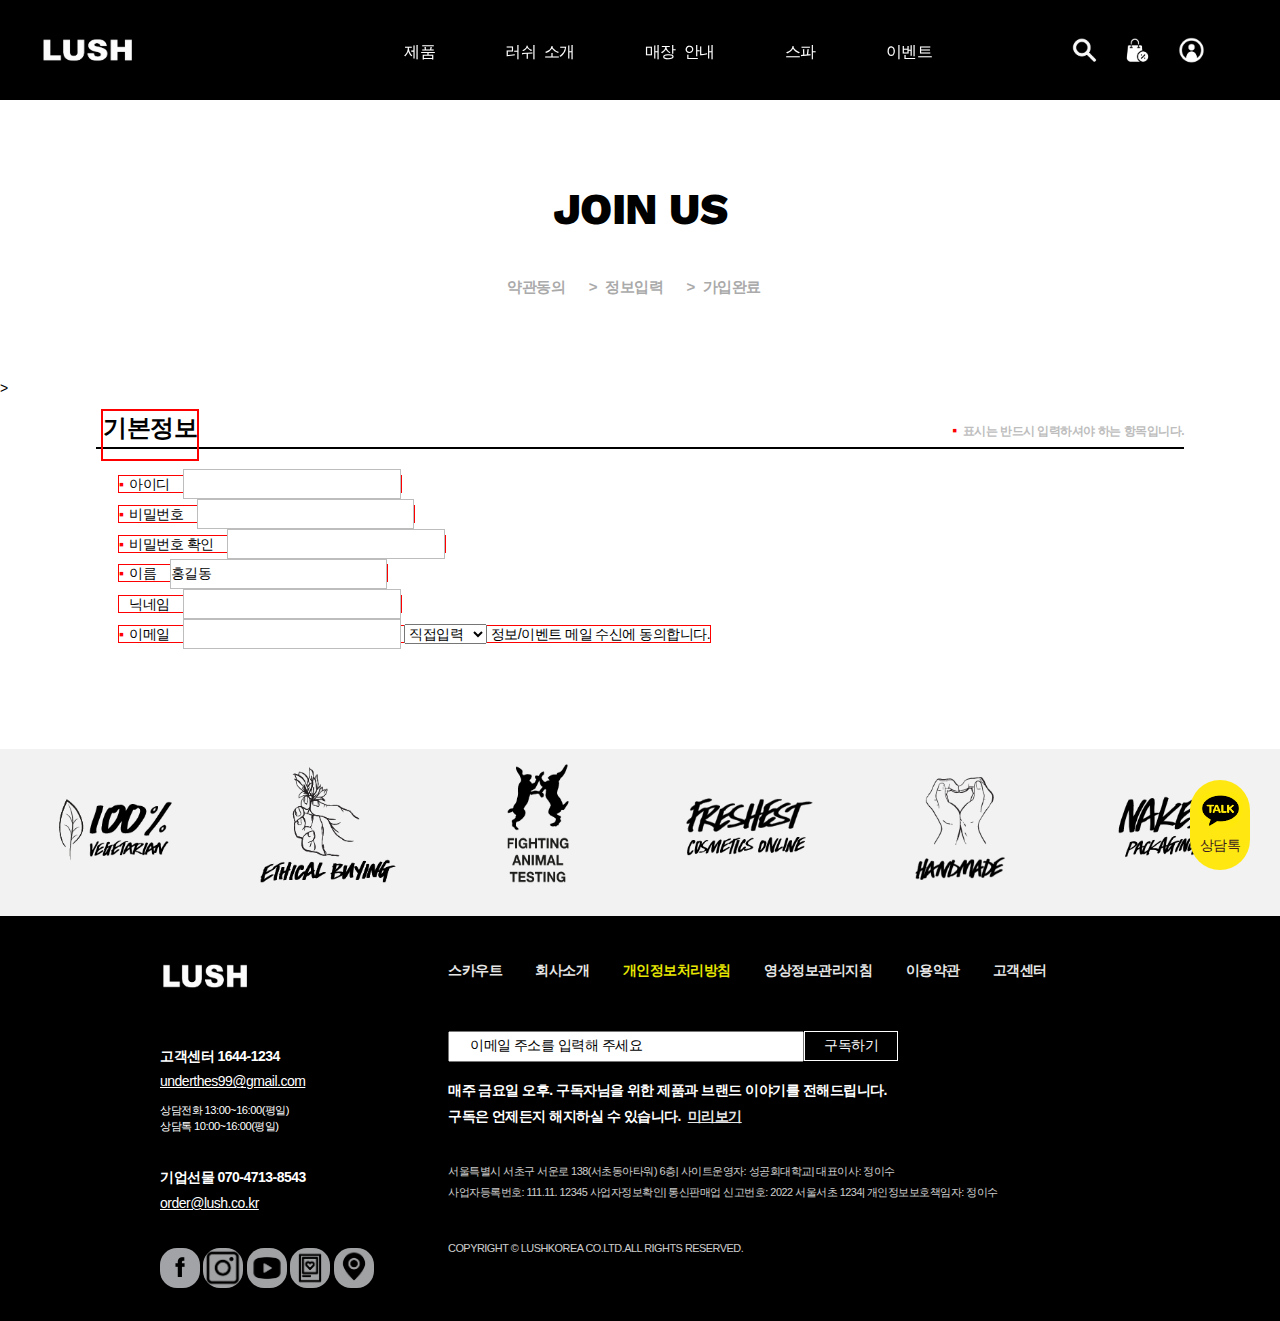
<file: join.html>
<!DOCTYPE html>
<html lang="en">
<head>
    <meta charset="UTF-8">
    <meta http-equiv="X-UA-Compatible" content="IE=edge">
    <meta name="viewport" content="width=device-width, initial-scale=1.0">
    <link href="style.css" rel="stylesheet" type="text/css">
    <title>LUSH-JOIN</title>  
    <link rel="preconnect" href="https://fonts.googleapis.com">
<link rel="preconnect" href="https://fonts.gstatic.com" crossorigin>
<link href="https://fonts.googleapis.com/css2?family=Work+Sans:wght@900&display=swap" rel="stylesheet">
</head>
<body>
<!--상단 헤더-->
<div id="headers"></div>
<!--사이드바-->
<aside>
    <div id="side">
        <div>
        <img src="./img/talk.png">
        </div>
        <span>
        상담톡
        </span>
    </div>
</aside>
<!--내용-->
<div id="joinTop"></div>
<!--회원가입 정보입력-->
<section id="joinInput">
    <div id="joinHr">
        <div class="basic_in">기본정보</div>
        <div class="notice_in"><span>&squf;</span>표시는 반드시 입력하셔야 하는 항목입니다.</div>
    </div>
    <form id="makeAcc">
        <label><span>&squf;</span>아이디 <input type="text"></label><br>
        <label><span>&squf;</span>비밀번호 <input type="password"></label><br>
        <label><span>&squf;</span>비밀번호 확인 <input type="password"></label><br>
        <label><span>&squf;</span>이름 <input type="text" value="홍길동"></label><br>
        <label><span style="visibility:hidden;">&squf;</span>닉네임 <input type="text"></label><br>
        <label><span>&squf;</span>이메일 <input type="text">
            <select id="mail_option">
                <option>직접입력</option>
                <option>naver.com</option>
                <option>gmail.com</option>
            </select> <input type="checkbox"> 정보/이벤트 메일 수신에 동의합니다.</label><br>
    </form>
</section>
<!--푸터-->
    <div id="footers"></div>

<!--script-->
<script src="//code.jquery.com/jquery-1.11.0.min.js"></script>
<script type="text/javascript">
    $(document).ready( function() {
        $("#headers").load("./common/header.html");
        $("#joinTop").load("./common/joinTop.html");
        $("#footers").load("./common/footer.html");
    });
</script>
</body>
</html>
</file>
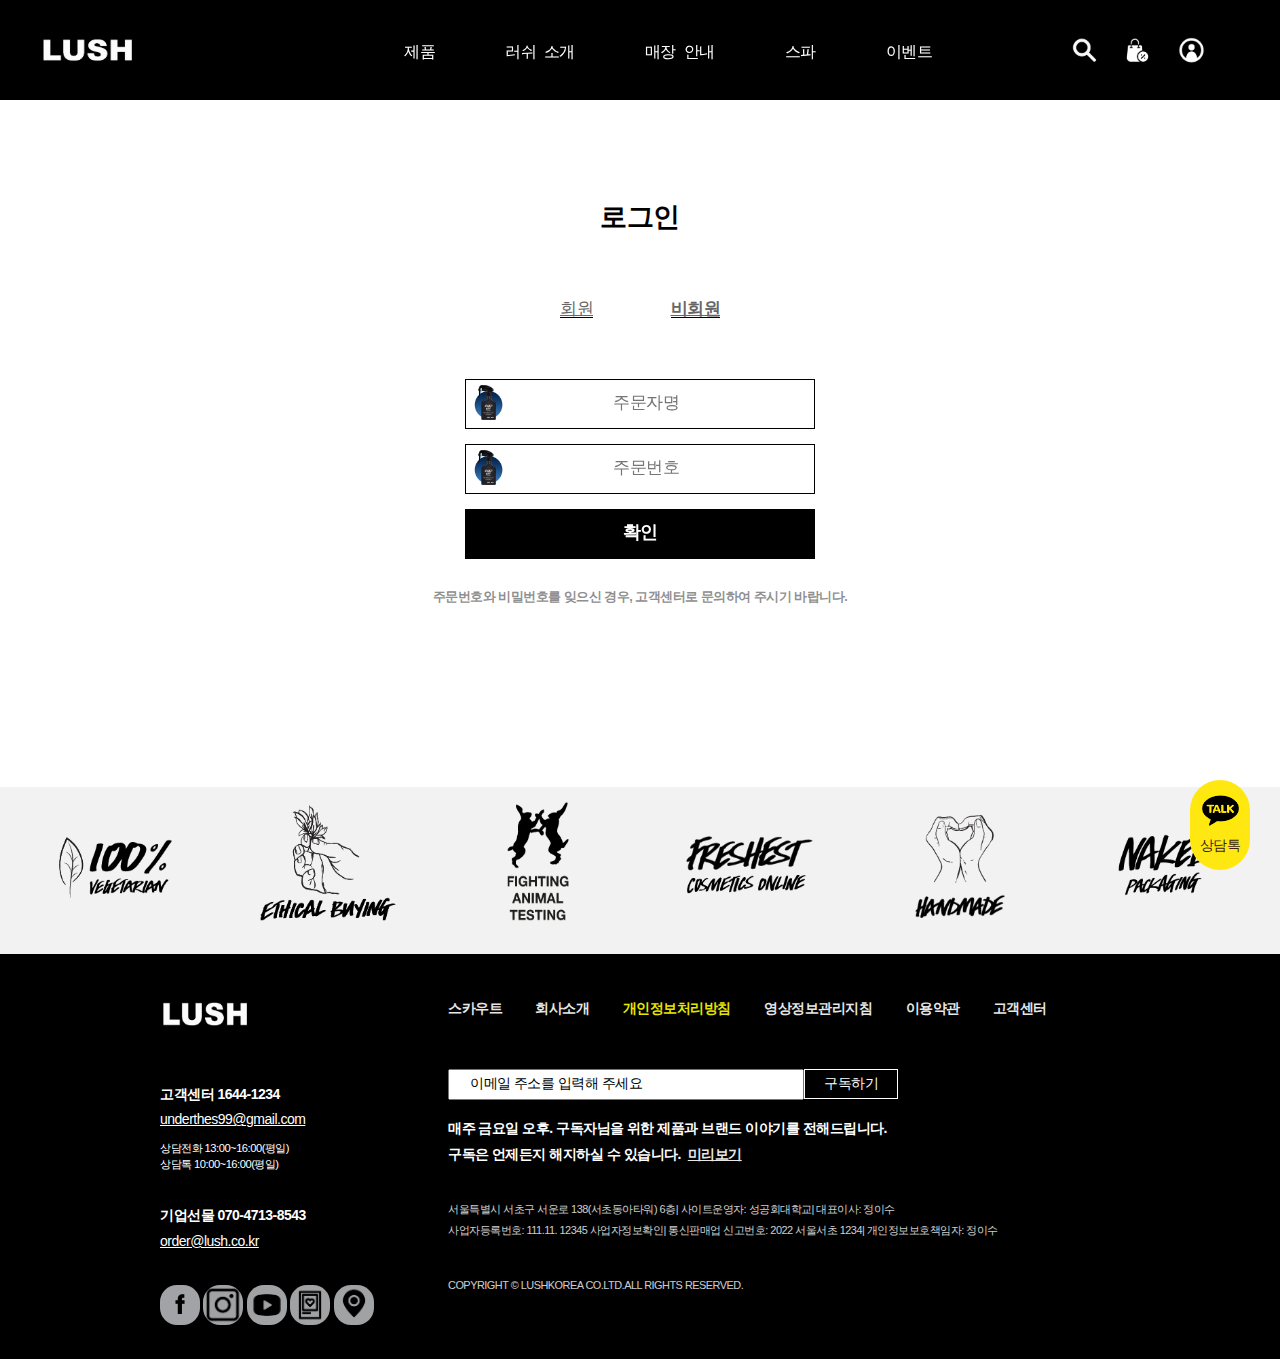
<file: notUserLogin.html>
<!DOCTYPE html>
<html lang="en">
<head>
    <meta charset="UTF-8">
    <meta http-equiv="X-UA-Compatible" content="IE=edge">
    <meta name="viewport" content="width=device-width, initial-scale=1.0">
    <title>러쉬코리아(LUSH KOREA)</title>
</head>
<body>
    <!--상단 헤더-->
<div id="headers"></div>
<!--사이드바-->
<aside>
    <div id="side">
        <div>
        <img src="./img/talk.png">
        </div>
        <span>
        상담톡
        </span>
    </div>
</aside>
<!--로그인 선택-->
<section class="login choose">
        <p class="topText">로그인</p>
        <div id="typeOfuser">
            <div id="user"><a href="userLogin.html">회원</a></div>
            <div id="not-user"><a href="notUserLogin.html">비회원</a></div>
        </div>
</section>
<section id="choose-type">
    <form id="user-login">
        <div id="id-wrap">
        <div class="idBox">  
            <img src="./img/spray3.jpg">      
            <input type="text" placeholder="주문자명">
        </div>
        <div class="idBox">
            <img src="./img/spray3.jpg"> 
            <input type="text" placeholder="주문번호">
        </div>
        <div class="submit-log"><a href="#">확인</a></div>
        </div>
        <p>주문번호와 비밀번호를 잊으신 경우, 고객센터로 문의하여 주시기 바랍니다.</p>
    </form>
</section>
<!--푸터-->
<div id="footers"></div>

<!--script-->
<script src="//code.jquery.com/jquery-1.11.0.min.js"></script>
<script type="text/javascript">
    $(document).ready( function() {
        $("#headers").load("./common/header.html");
        $("#footers").load("./common/footer.html");
    });
</script>
<script src="./js/loginPg.js"></script>
</body>
</html>
</file>
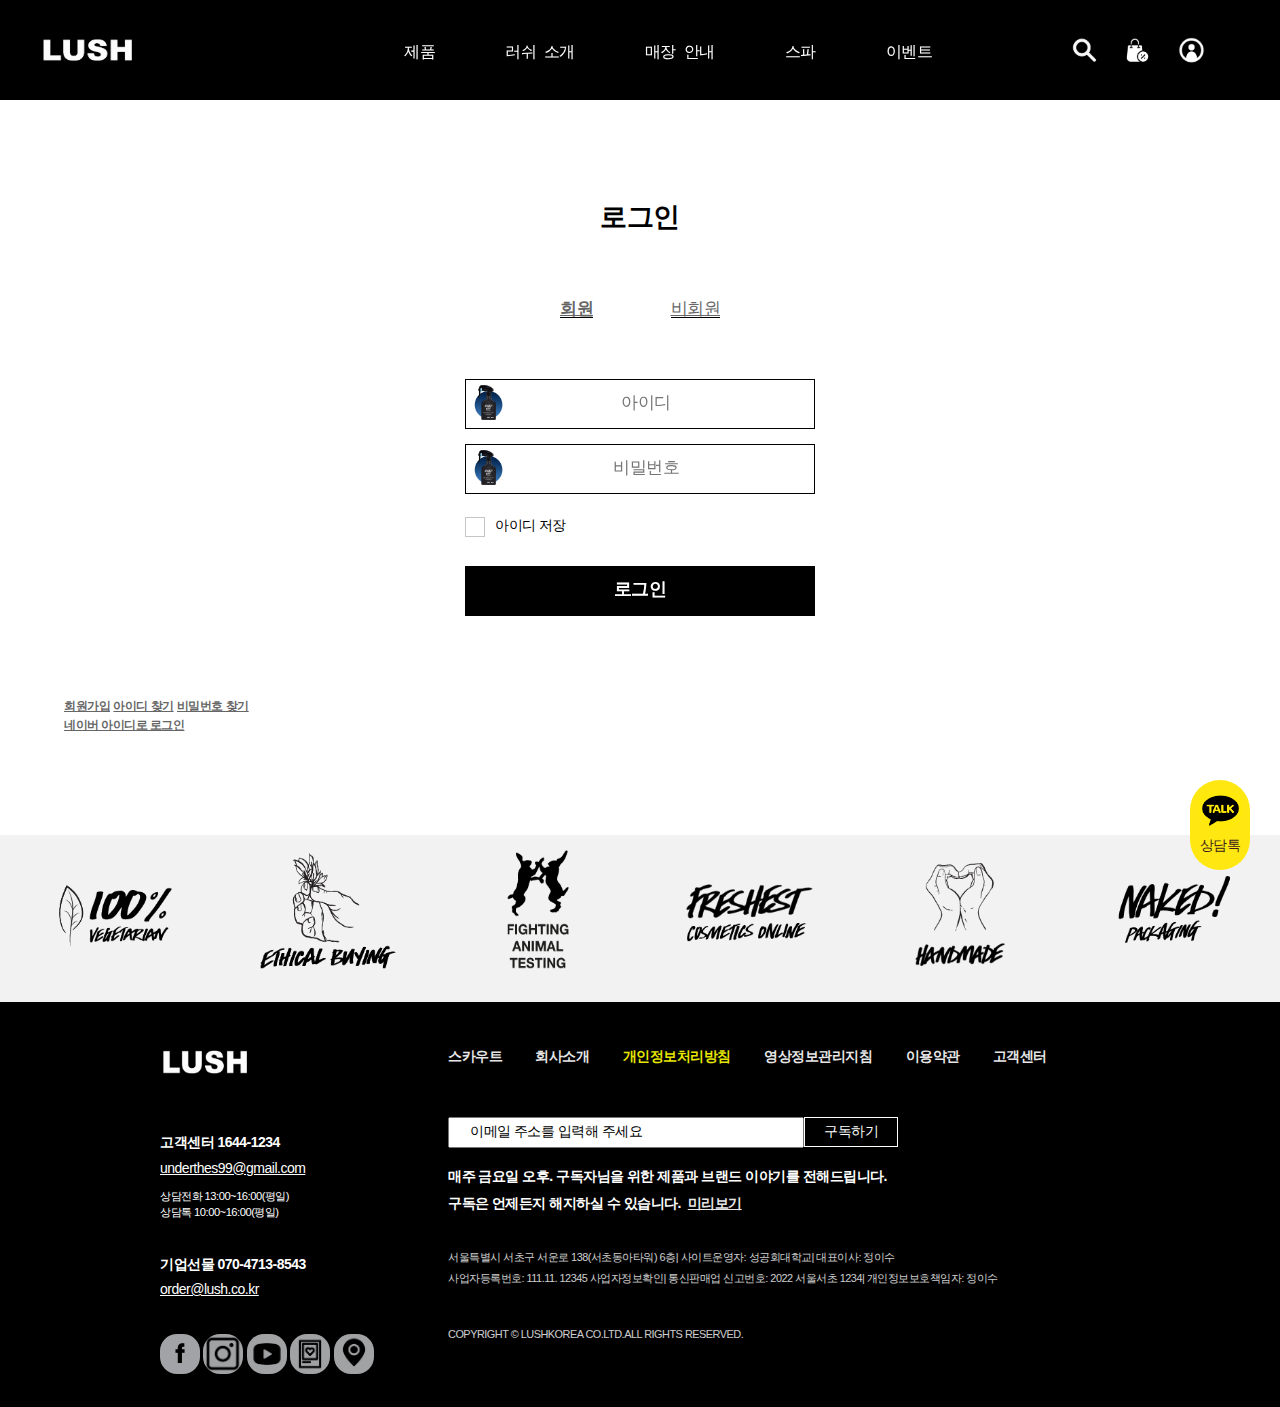
<file: userLogin.html>
<!DOCTYPE html>
<html lang="en">
<head>
    <meta charset="UTF-8">
    <meta http-equiv="X-UA-Compatible" content="IE=edge">
    <meta name="viewport" content="width=device-width, initial-scale=1.0">
    <title>러쉬코리아(LUSH KOREA)</title>
</head>
<body>
    <!--상단 헤더-->
<div id="headers"></div>
<!--사이드바-->
<aside>
    <div id="side">
        <div>
        <img src="./img/talk.png">
        </div>
        <span>
        상담톡
        </span>
    </div>
</aside>
<!--로그인 선택-->
<section class="login choose">
        <p class="topText">로그인</p>
        <div id="typeOfuser">
            <div id="user"><a href="userLogin.html">회원</a></div>
            <div id="not-user"><a href="notUserLogin.html">비회원</a></div>
        </div>
</section>
<section id="choose-type">
    <form id="user-login">
        <div id="id-wrap">
        <div class="idBox">  
            <img src="./img/spray3.jpg">      
            <input type="text" placeholder="아이디">
        </div>
        <div class="pwBox">
            <img src="./img/spray3.jpg"> 
            <input type="password" placeholder="비밀번호">
        </div>
        <div class="saveLabel">
        <input type="checkbox" id="saveId"><label for="saveId" class="off">아이디 저장</label>
        </div>
        <div class="submit-log"><a href="#">로그인</a></div>
        </div>
    </form>
    <ul>
        <li><a href="#">회원가입</a></li>
        <li><a href="#">아이디 찾기</a></li>
        <li><a href="#">비밀번호 찾기</a></li>
    </ul>
    <div id="lg-nave"><a href="#">네이버 아이디로 로그인</a></div>
</section>
<!--푸터-->
<div id="footers"></div>

<!--script-->
<script src="//code.jquery.com/jquery-1.11.0.min.js"></script>
<script type="text/javascript">
    $(document).ready( function() {
        $("#headers").load("./common/header.html");
        $("#footers").load("./common/footer.html");
    });
</script>
<script src="./js/loginPg.js"></script>
</body>
</html>
</file>
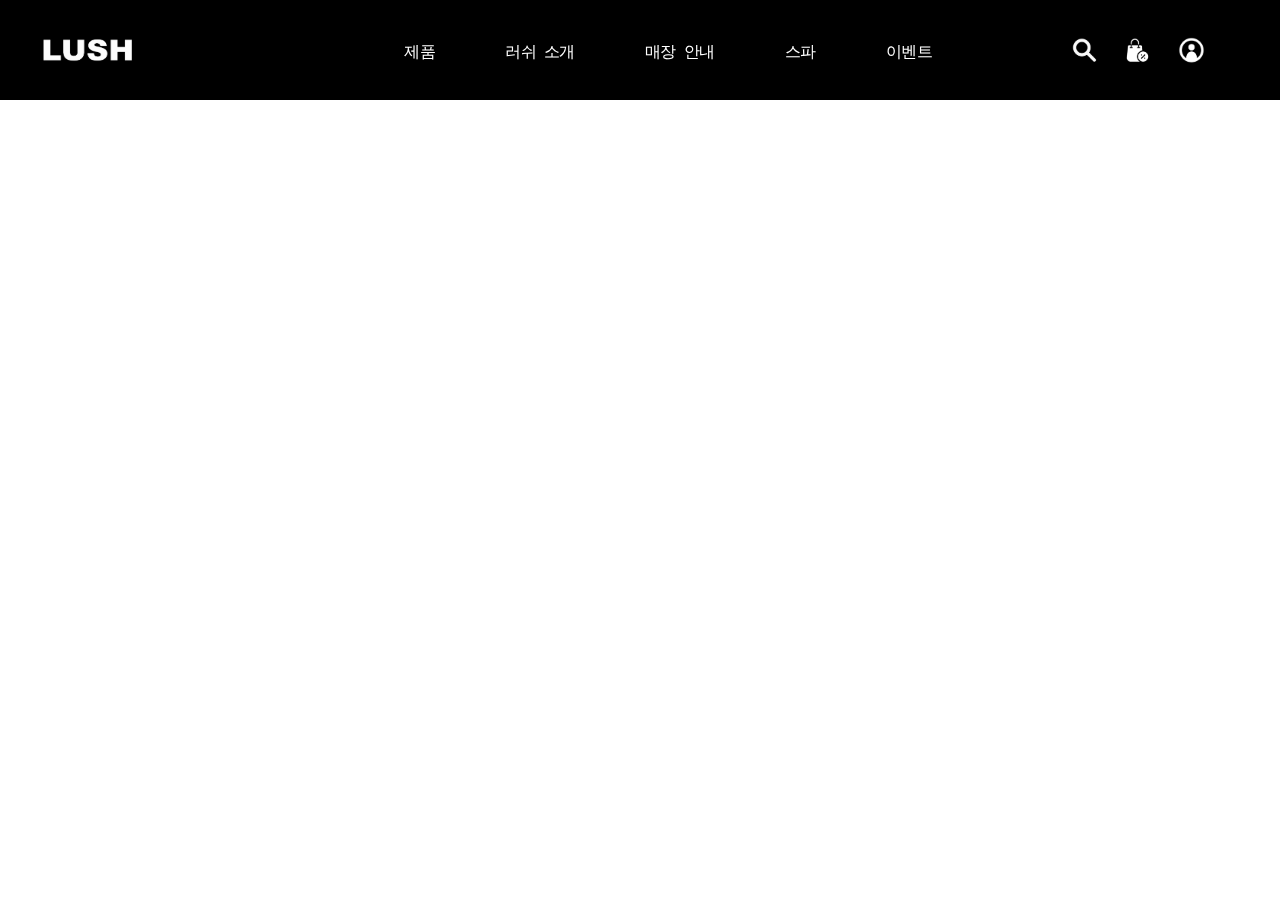
<file: common/header.html>
<!DOCTYPE html>
<html lang="en">
<head>
    <meta charset="UTF-8">
    <meta http-equiv="X-UA-Compatible" content="IE=edge">
    <meta name="viewport" content="width=device-width, initial-scale=1.0">
    <link rel="stylesheet" href="../style.css" type="text/css">
    <title>Document</title>
</head>
<body>
    <!--상단 헤더-->
<header>
    <a href="index.html"><img id="lushlogo" src="../img/lush.png" alt="로고"></a>
        <nav class="navbar">
            <div class="container">
                <div class="cover_menu">
                <div class="wrap1">
                    <a href="#" style="margin-right: 42px;">제품</a>
                        <div class="tri"><div>&#9650;</div></div>
                    <div class="container-sub1">
                        <div class="row">
                            <div class="column-wrap">
                            <div class="column">
                                <h3>베스트</h3>
                                <a href="#">주간베스트</a>
                                <a href="#">별다섯개 후기</a>
                                <a href="#">온라인 전용</a>
                                <a href="#">국내제조</a>
                                <a href="#">네이키드</a>
                                <a href="#">선물 고수 되기</a>
                            </div>
                            <div class="column">
                                <h3>신제품</h3>
                                <a href="#">버블바 큐레이션</a>
                                <a href="#">비건 메이크업</a>
                                <a href="#">기프트</a>
                                <a href="#">크리스마스</a>
                            </div>
                            <div class="column">
                                <h3>배쓰</h3>
                                <a href="#">배쓰 밤</a>
                                <a href="#">버블 바</a>
                                <a href="#">배쓰 오일</a>
                                <a href="#">펀</a>         
                            </div>
                            <div class="column">
                                <h3>샤워</h3>
                                <a href="#">솝</a>
                                <a href="#">샤워 젤 & 젤리</a>
                                <a href="#">보디 컨디셔너</a>
                                <a href="#">샤워 밤</a>
                                <a href="#">샤워 오일</a>
                                <a href="#">스크럽 & 버터</a>
                                <a href="#">펀</a>
                            </div>
                            <div class="column">
                                <h3>보디</h3>
                                <a href="#">클렌저</a>
                                <a href="#">로션</a>
                                <a href="#">핸드 앤 풋</a>
                                <a href="#">마사지 바</a>
                                <a href="#">더스팅 파우더</a>
                                <a href="#">쉐이빙 크림</a>
                            </div>
                            <div class="column">
                                <h3>페이스</h3>
                                <a href="#">클렌저</a>
                                <a href="#">로션</a>
                                <a href="#">핸드 앤 풋</a>
                                <a href="#">마사지 바</a>
                                <a href="#">더스팅 파우더</a>
                                <a href="#">쉐이빙 크림</a>
                            </div>
                            <div class="column">
                                <h3>헤어</h3>
                                <a href="#">샴푸 바</a>
                                <a href="#">샴푸</a>
                                <a href="#">드라이 샴푸</a>
                                <a href="#">컨디셔너</a>
                                <a href="#">트리트먼트</a>
                                <a href="#">스타일링</a>
                            </div>
                            <div class="column">
                                <h3>메이크업</h3>
                                <a href="#">페이스 파우더</a>
                                <a href="#">아이 메이크업</a>
                                <a href="#">립</a>
                                <a href="#">파운데이션</a>
                                <a href="#">스킨 틴트</a>
                                <a href="#">비건 브러쉬</a>
                            </div>
                            <div class="column">
                                <h3>퍼퓸</h3>
                                <a href="#">보디 스프레이</a>
                                <a href="#">퍼퓸 라이브러리</a>
                                <a href="#">코어 레인지</a>
                                <a href="#">솔리드 퍼퓸</a>
                                <a href="#">워시카드</a>
                                <a href="#">퍼퓸 낫랩</a>
                                <a href="#">르네상스 퍼퓸</a>
                            </div>
                            <div class="column">
                                <h3>기프트</h3>
                                <a href="#">기프트 베스트</a>
                                <a href="#">1-3만원대</a>
                                <a href="#">4-6만원대</a>
                                <a href="#">7만원 이상</a>
                                <a href="#">낫랩</a>
                                <a href="#">스웨그</a>
                                <a href="#">악세서리</a>
                                <a href="#">북</a>
                            </div>
                            <div class="column">
                                <h3>비건</h3>
                                <a href="#">배쓰</a>
                                <a href="#">샤워</a>
                                <a href="#">보디</a>
                                <a href="#">페이스</a>
                                <a href="#">헤어</a>
                                <a href="#">메이크업</a>
                                <a href="#">퍼퓸</a>
                            </div>
                        </div>
                        </div>
                    </div>
                </div>
                <div class="wrap2">
                <a href="#" style="margin-right: 42px;">러쉬 소개</a>
                <div class="tri2"><div>&#9650;</div></div>
                <div class="container-sub2">
                    <div class="row">
                        <div class="column-wrap">
                            <div class="column">
                                <h3>러쉬 소개</h3>
                                <a href="#">러쉬 역사</a>
                                <a href="#">이념과 가치</a>     
                            </div>
                            <div class="column">
                            <h3>러쉬 이야기</h3>
                        </div>
                        <div class="column">
                            <h3>채러티 팟</h3>
                        </div>
                        <div class="column">
                            <h3>커뮤니티</h3>
                            <a href="#">젤리쉬</a>
                            <a href="#">덕찌</a>     
                        </div>
                        <div class="column">
                            <h3>서명 캠페인</h3>
                        </div>
                        <div class="column">
                            <h3>기업 선물</h3>
                        </div>
                    </div>
                    </div>
                </div>
                </div>
                <a href="#" style="margin-right: 42px;">매장 안내</a>
                <a href="#" style="margin-right: 42px;">스파</a>
                <a href="#">이벤트</a>
                </div>
            </div>
            <ul id="menu">
                <li id="info"><a href="#" class="threeImg"><img src="../img/info1.png" alt="info1"></a></li>
                <li><a href="#" class="threeImg"><img src="../img/info2.png" alt="info1"></a></li>
                <!--login 드롭다운-->
                <li><a href="userLogin.html" class="threeImg"><img src="../img/info3.png" alt="info1"></a>
                    <div class="pop_mypage">
                        <ul>
                            <li><a href="userLogin.html">로그인</a></li>
                            <li><a href="choseJoin.html".html">회원가입</a></li>
                            <li><a href="#">스카우트</a></li>
                            <li><a href="#">고객센터</a></li>
                        </ul>
                    </div>
                </li>
                </ul>
        </nav>
</header>
</body>
</html>
</file>
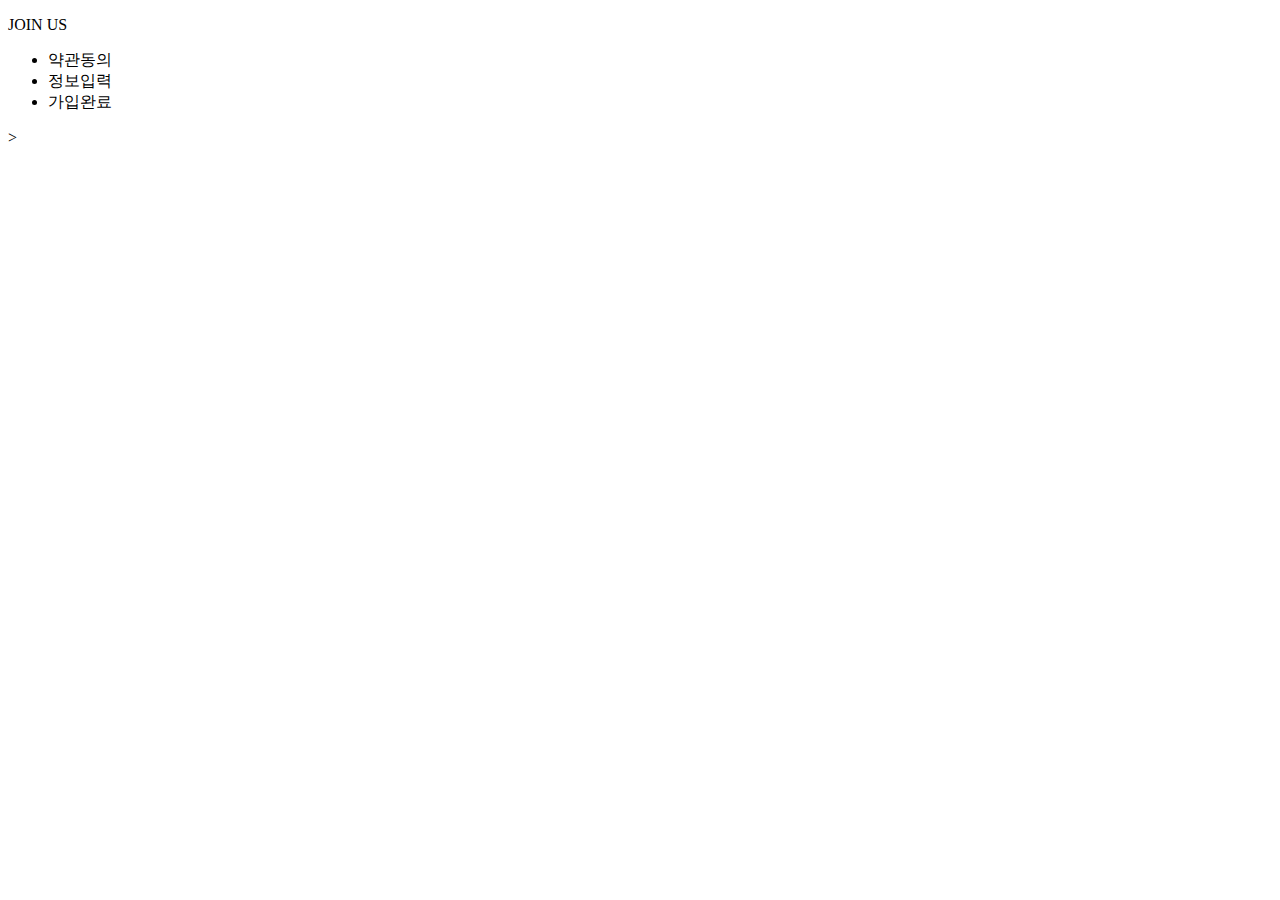
<file: common/joinTop.html>
<!DOCTYPE html>
<html lang="en">
<head>
    <meta charset="UTF-8">
    <meta http-equiv="X-UA-Compatible" content="IE=edge">
    <meta name="viewport" content="width=device-width, initial-scale=1.0">
    <title>러쉬코리아(LUSH KOREA)</title>
</head>
<body>
    <section class="joinRoot">
        <div class="common_join">
            <p>JOIN US</p>
            <ul id="join_info">
                <li id="part1">약관동의</li>
                <li id="part2">정보입력</li>
                <li id="part3">가입완료</li>
            </ul>
        </div>
    </section>
</body>
<script src="../js/joinPg.js"></script>>
</html>
</file>
<file: style.css>
@import url('https://fonts.googleapis.com/css2?family=Work+Sans:wght@400;500;600;700;800&display=swap');
*{
    margin: 0;
    padding: 0;
    box-sizing: border-box;
    font-family: "notokrR",Malgun Gothic,"맑은 고딕",AppleGothic,Dotum,"돋움",sans-serif;
    font-size: 14px;
    line-height: 1.4;
    letter-spacing: -0.5px;
}
li{
    text-decoration: none;
    display: inline-block;
}
/*header*/
.navbar{
    width: 100%;
    position: fixed;
    top: 0;
    background: #000;
    height: 100px;
}
.navbar a{
    float: left;
    font-weight: 500;
    color: white;
    text-align: center;
    padding: 14px;
    text-decoration: none;
    word-spacing: 4px;
    font-size: 15.5px;
}
.container{
    width: 48.4%;
    float: left;
    overflow: hidden;
    margin-left: 390px;
    margin-top: 26.7px;
}
.container-sub1, .container-sub2{
    display: none;
    position: fixed;
    width: 100%;
    left: 0;
    z-index: 10;
    top: 96px;
    height: 430px;
    background: #333;
}
.wrap1:hover .container-sub1, .wrap1:hover .tri div{
    display: block;
}
.wrap2:hover .container-sub2, .wrap2:hover .tri2 div{
    display: block;
    height: 200px;
}
.tri, tir2{
    width: 100%;
}
.tri div, .tri2 div{
    display: none;
    color: #333;
    width: 18px;
    margin: 0 auto;
    margin-top: 52px;
}
.wrap1, .wrap2{
    height: 98px;
    float: left;
}
.column-wrap{
    display: flex;
    width: 80%;
    margin: 0 auto;
}
.container-sub2 .column-wrap{
    margin-left: 24%;
}
.column{
    margin: 0 auto;
    justify-content: center;
    margin-top: 22px;
    color: #ddd;
    text-align: center;
}
.container-sub2 .column-wrap{
    width: 57%;
}
.column a{
    display: block;
    float:none;
    color: #999;
    font-size: 13.7px;
    letter-spacing: -1px;
    word-spacing: -2px;
    padding: 11px 0px;
}
.column a:hover{
    color: white;
}
.column h3{
    color: white;
    padding-top: 17px;
    font-size: 17px;
    padding-bottom: 17px;
}
.column a, .column h3{
    text-align: left;
}
.row:after{
    content: ' ';
    display: table;
    clear: both;
}
#lushlogo{
    width: 95px;
    height: 28px;
    position: fixed;
    z-index: 10;
    top: 36px;
    left: 40px;
}
#menu{
    margin-top: 37px;
}
#menu li img{
    width: 33px;
    height: 33px;
    vertical-align: middle;
}
#menu #info{
    margin-left: 50px;
}
#menu li .threeImg{
    width: 50px;
    height: 37px;
    padding: 0px;
}
#menu li:nth-child(3){
    position: relative;

}
#menu li:nth-child(3):hover .pop_mypage{
    display: block;
}
.pop_mypage{
    display: none;
    width: 220px;
    height: 50px;
    position: absolute;
    top: 38px;
    right: 0;
}
.pop_mypage ul{
    -webkit-padding-start: 0px;
    width: 100%;
    height: 185px;
    text-align: center;
}
.pop_mypage ul li{
    text-decoration: none;
    display: block;
    width: 100%;
    height: 46px;
    list-style: none;
    background-color: white; 
    border: 1px solid #ddd;
}
.pop_mypage ul li a{
    color: black;
    position: relative;
    width: 100%;
    font-size: 12px;
}
.pop_mypage ul li:hover{
    background-color: black;
}
.pop_mypage ul li a:hover{
    color: white; 
}
/*mainImg*/
#main_image{
    max-width: 100%;
    height: 560px;
    margin-top: 88px;
} 
#main_image img{
    height: 500px;
}
/*sidebar*/
aside{
    position: fixed;
    right: 30px;
    bottom: 30px;
}
aside #side{
width: 60px;
height: 90px;
border-radius: 50px;
background-color: #ffe812;
text-align: center;
}
aside #side div img{
width: 45px;
height: 50px;
padding-top: 10px;
border-radius: 50px;
}
aside #side span{
color: #3b1d1e;
}
/*main*/
#main{
    width: 90%;
    height: 1000px;
    margin: 0 auto;
    margin-bottom: 100px;
}
h1{
    padding: 15px 0px;
    display: inline-block;
    font-size: 28px;
}
.produc_option{
    float: right;
    margin-top: 20px;
    font-size: 14px;
    width: 100px;
    height: 30px;
}
#main_top{
    border-bottom: 2px solid black;
}
#category{
    margin-top: 20px;
}
#category li{
    padding-right: 20px;
    font-size: 14px;
    font-weight: bold;
    color: #aaaaaa;
}
#box{
    height: 1100px;
    margin-top: 40px;
    padding-bottom: 40px;
}
#box div{
    float: left;
}
.prodBox{
    width: 22%;
    text-align: center;
    font-size: 14px;
    margin: 0px 15px;
}
#box div img{
    width: 100%;
    height: 269px;
}
.prodBox .prodInfo{
    clear: left;
    display: inline-block;
    width: 80px;
    height: 25px;
    font-size: 12px;
    font-weight: bold;
    border-radius: 20px;
    margin: 0 auto;
}
.prodBox .n1{
    border: 2px solid purple;
    color: purple;
}
.prodBox .n2{
    border: 2px solid red;
    color: red;
}
.prodBox .s1{
    background-color:seagreen;
}
.prodBox .s2{
    background-color: red;
}
.prodBox .s3{
    background-color: olivedrab;
}
.prodBox .s1, .prodBox .s2, .prodBox .s3{
    color: white;
    padding-top: 3px;
}
.prodBox p{
    color: #999999;
}
h4{
    padding: 6px;
    font-size: 1.1em;
}
h3{
    padding-top: 16px;
    color: #0F1829;
}
/*푸터*/
#under_img{
    width: 100%;
}
#under_img img{
    height: 167px;
    width: 100%;
}
footer{
    color: white;
    background-color: black;
    margin-top: 100px;
}
#footerBox{
    width: 75%;
    height: 400px;
    margin: 0 auto;
    padding-top: 40px;
}
#footerBox img{
    width: 90px;
    height: 30px;
}
#secLeft{
    float: left;
    width: 25%;
    height: 320px;
}
#secLeft p{
    font-size: 80%;
    padding-top: 6px;
}
#secLeft li img{
    width: 40px;
    height: 40px;
    border-radius: 17px;
}
#secRight{
    float: right;
    width: 70%;
    height: 320px;
}
#secRight li{
    padding-right: 30px;
    font-size: 14px;
    opacity: 0.9;
    font-weight: bold;
}
#person{
    color: yellow;
}
.space{
    height: 50px;
}
#secRight form{
    margin-bottom: 15px;
}
#secRight input{
    width: 53%;
    height: 31px;
    padding-left: 20px;
}
button{
    width: 14%;
    height: 30px;
    background-color: black;
    color: white;
    border: 1px solid white;
}
#newsletter{
    width: 67%;
    line-height: 190%;
}
#newsletter span{
    font-size: 90%;
    opacity: 0.9;
}
#secRight p{
    font-size: 78%;
    color: white;
    opacity: 0.8;
    padding-bottom: 6px;
}
/*회원가입 공통내용*/
.joinRoot{
    width: 90%;
    height: 280px;
    margin: 0 auto;
    margin-top: 99px;
}
.common_join p{
    font-family: 'Work Sans', sans-serif;
    font-weight: 800;
    font-size: 44px;
    text-align: center;
    padding-top: 80px;
}
#join_info{
    font-weight: 900;
    margin-top: 35px;
    text-align: center;
}
#join_info li{
    font-size: 15px;
}
#join_info li::before{
    padding-right: 8px;
    content: ">";
}
#join_info li:nth-child(1)::before{
    content: "";
}
#join_info li{
    padding-right: 20px;
    font-weight: bold;
    color: #aaa;
}
/*회원가입 - 유형선택*/
.choose{
    height: 240px;
}
#p-unMargin{
    padding-bottom: 16px;
}
#choose-type{
    width: 90%;
    margin: 0 auto;
}
#choose-type #wrap-sns{
    margin: 0 auto;
    width: 450px;
    padding-bottom: 150px;
}
.sns-login, .submit-log{
    width: 350px;
    height: 50px;
    border: 1px solid black;
    text-align: center;
    margin: 0 auto;
}
.sns-login{
    margin-bottom: 12px;
}
.sns-login a{
    width: 100%;
    height: 57px;
    line-height: 57px;
    font-size: 14.5px;
    font-weight: 600;
    text-decoration: none;
    color: black;
}
.sns-login:first-child{
    background-color: black;
}
.sns-login:first-child a{
    color: white;
}
#wrap-sns .caution{
    width: 86%;
    padding-top: 5px;
    font-size: 13px;
    font-weight: bold;
    color: #999;
    margin: 0 auto;
    text-align: center;
    min-height: 17px;
    line-height: 20px;
}
#wrap-caution{
    padding-top: 40px;
    text-align: center;
}
#wrap-caution p, a{
    font-size: 11.5px;
    font-weight: bold;
    color: #666;
}
/*회원가입 - 약관동의*/
input[type="checkbox"]{
    display: none;
}
#joinInput #all-agree{
    clear: left;
    min-height: 22px;
    line-height: 20px;
    color: #8f8f8f;
    font-size: 14px;
    z-index: -1;
}
#all-agree .off, #user-login .off{
    padding: 0 0 5px 30px;
    background: #fff url(./img/check-off.png) no-repeat left top;
}
#all-agree .off:hover{
    padding: 0 0 5px 30px;
    background: #fff url(./img/check-ov.png) no-repeat left top;
}
#all-agree .on{
    padding: 0 0 5px 30px;
    background: #fff url(./img/check-on.png) no-repeat left top;
}
.totalCk, #all-agree{
    margin: 25px 0px 23px 8px;
}
#all-agree .off, #agree1 .off, #agree2 .off, #agree3 .off{padding: 0 0 5px 30px;}
.tb-left .off{
    clear: left;
    border: 1px solid red;
    padding: 5px 10px;
    position: relative;
    top: 30px;
    vertical-align: middle;
}
.tb-left .on{
    clear: left;
    border: 1px solid red;
    padding: 5px 10px;
    position: relative;
    top: 30px;
    vertical-align: middle;
}
#agree1 .off, #agree2 .off, #agree3 .off, .tb-left .off{
    background: #fff url(./img/check-off.png) no-repeat left top;
}
#agree1 .off:hover, #agree2 .off:hover, #agree3 .off:hover, .tb-left .off:hover{
    background: #fff url(./img/check-ov.png) no-repeat left top;
}
#agree1 .on, #agree2 .on, #agree3 .on, .tb-left .on{
    padding: 0 0 5px 30px;
    background: #fff url(./img/check-on.png) no-repeat left top;
}
form label{
    cursor: pointer;
}
.totalCk strong{
    color: red;
}
.aboutTerms{
    margin: 0 auto;
    display: block;
    width: 90%;
    height: 230px;
    overflow: scroll;
    overflow-x: hidden;
    border: 1px solid #aaa;
    padding: 15px 20px;
}
#t-container{
    width: 95%;
    margin: 0 auto;
    padding: 0px 20px 20px 20px;
}
#tableScroll{
    width: 100%;
    height: 90px;
}
.tb-left{
    float: left;
    width: 8.5%;
    height: 100%;
}
.tb-right{
    float: right;
    width: 91.5%;
    height: 100%;
    overflow: scroll;
    overflow-x: hidden;
    vertical-align: middle;
    padding: 13px 0px;
}
.thead tr td:nth-child(2), .tb-right p{padding-left: 30px;}
td{border-top: 1px solid black;}
td, .tb-left, .tb-right{border-bottom: 1px solid #ccc;}
.thead tr td:nth-child(1), .tb-left{border-right: 1px solid #ccc}
table{
    width: 95%;
    border-collapse: collapse;
}
td{
    background-color: #e6e6e6; 
    height: 50px;
}
table tr td:nth-child(1){
    width: 8.5%; 
    text-align: center;
}
.thead{width: 100%;}
.thead tr{font-weight: bold;}
/*이용약관 - 전체보기*/
#fullTerm{
    margin-top: 99px;
    height: auto;
}
#fullTerm #title{
    width: 93%;
    padding-top: 55px;
    margin: 0 auto;
}
#fullTerm div h3{
    border-bottom: 1px solid black;
    padding-bottom: 30px;
    margin-bottom: 25px;
    font-size: 23px;
}
#title p{
    line-height: 2.0;
    font-weight: 500;
}
/*회원가입 - 정보입력*/
.notice_in span, #makeAcc span{
    color: red;
    padding-right: 6px;
}
#joinInput{
    width: 85%;
    margin: 0 auto;
    height: auto;
}
#joinHr{
    border-bottom: 2px solid black;
    height: 50px;
    margin-bottom: 20px;    
}
#joinHr .basic_in{
    font-size: 24px;
    font-weight: 900;
    float: left;
    border: 2px solid red;
    padding-bottom: 15px;
    margin-top: 10px;
    margin-left: 5px;
}
#joinInput h3{
    width: 100%;
    font-size: 26px;
    font-weight: 900;
    float: left;
    border-bottom: 1px solid black;
    padding-bottom: 15px;
    margin-bottom: 20px;
}
#joinHr .notice_in{
    float: right;
    margin-top: 22px;
    font-size: 12px;
    font-weight: 600;
    color: #BDBDBD;
}
#makeAcc label{
    border: 1px solid red;
    margin-left: 22px;
}
#makeAcc input[type=text], #makeAcc input[type=password]{
    width: 20%;
    height: 30px;
    border: 1px solid #BDBDBD;
}
#makeAcc input{
    margin-left: 10px;
}
/*로그인 - 유형 선택*/
#choose-type{
}
.login{
    width: 90%;
    height: 280px;
    margin: 0 auto;
    margin-top: 99px;
    z-index: -10;
}
.login .topText{
    font-family: 'Work Sans', sans-serif;
    font-weight: 900;
    font-size: 27px;
    text-align: center;
    padding-top: 100px;
}
#typeOfuser{
    margin: 0 auto;
    width: 160px;
    padding-top: 60px;
}
#user a, #not-user a{
    font-size: 16.5px;
    font-weight: 500;
    border-bottom: 1px solid black;
}
#user{float: left;}
#not-user{float:right}
#user-login{
    padding-bottom: 80px;
}
#user-login a{
    text-decoration: none;
    font-size: 18px;
}
#user-login p{
    font-weight: bold;
    font-size: 12.5px;
    color: #8f8f8f;
    text-align: center;
    padding-top: 30px;
}
#id-wrap{
    width: 350px;
    margin: 0 auto;
}
.idBox, .pwBox{
    border: 1px solid black;
    width: 350px;
    height: 50px;
    margin: 0 auto;
    margin-bottom: 15px;
}
.idBox img, .pwBox img{
    width: 45px;
    height: 45px;
}
.idBox input[type=text], .pwBox input[type=password]{
    position: absolute;
    margin-top: 8px;
    width: 270px; 
    height: 30px;
    font-size: 17px;
    text-align: center;
    border: none;
    background: transparent;
}
.idBox input[type=text]:focus, .pwBox input[type=password]{
    outline: none;
}
.submit-log{
    background-color: black;
}
.submit-log a{
    color: white;
    position: relative;
    top: 10px;
}
.saveLabel{
    margin: 22px 0px 30px 0px;
}
</file>
